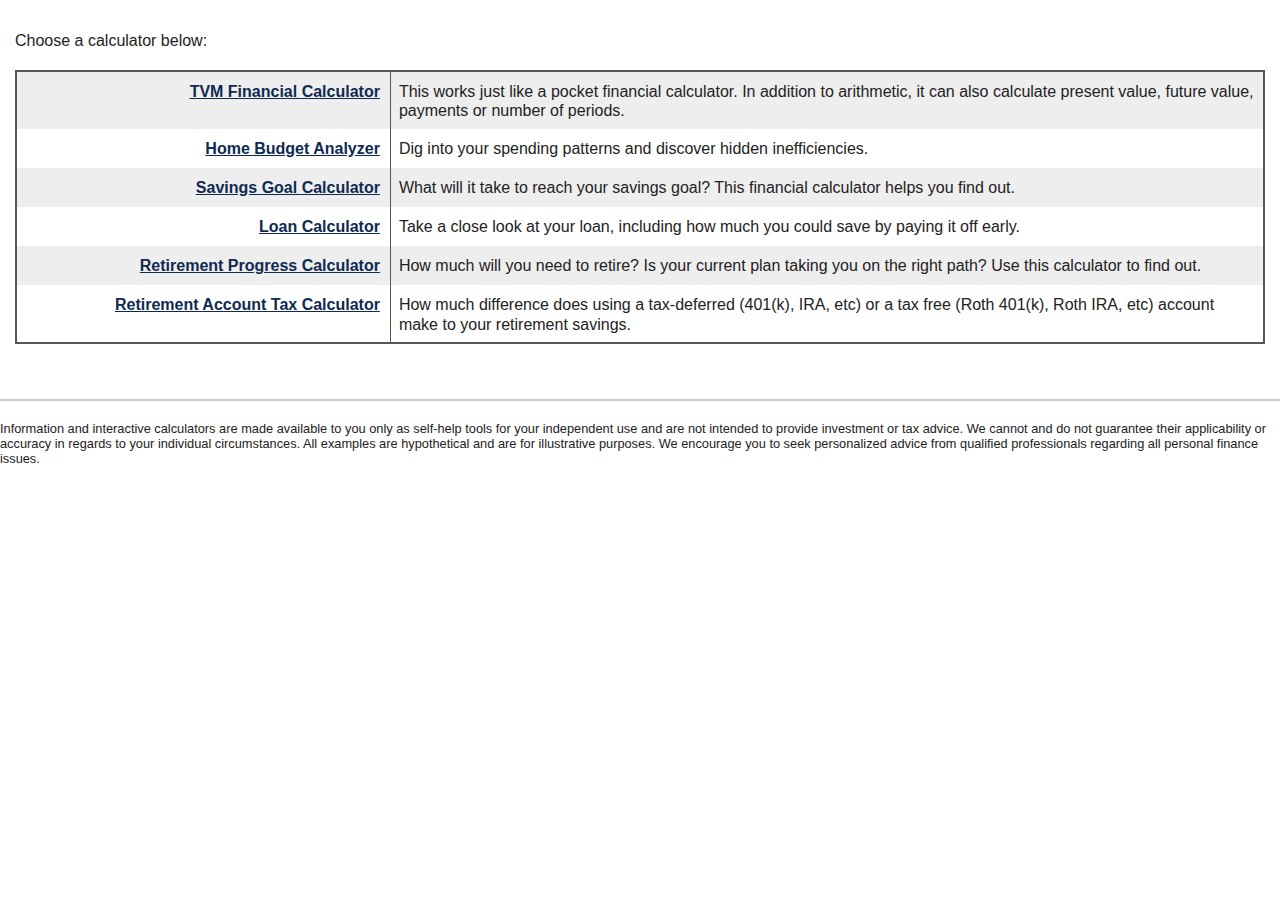
<file: index.html>
<!doctype html>
<html lang='en'>
<head>
<title>Financial Calculators</title>
<link rel='canonical' href='https://www.dinkytown.net/' />
<meta http-equiv="X-UA-Compatible" content="IE=Edge">
<meta http-equiv="Content-Type" content="text/html; charset=utf-8">
<link rel="shortcut icon" href="favicon.ico">
<meta name="viewport" content="height=device-height,width=device-width,initial-scale=1">
<!--
  Financial Calculators, &copy;1998-2024 KJE Computer Solutions, Inc.
  For more information please see:
  <A HREF="https://www.dinkytown.net">https://www.dinkytown.net</A>
 -->


<link type='text/css' rel='StyleSheet' href='KJE.css'>
<link type='text/css' rel='StyleSheet' href='KJESiteSpecific.css'>
<!--
  added by chatcpt to reduce empty space
  
  <style>
  html, body { margin:0; padding:0; }
</style>
 -->

<style>
  /* Slightly larger intro paragraph */
  .intro-text {
    font-size: 1.1em;       /* ~10% larger */
    line-height: 1.5;
  }
</style>
  
</head>
<body class=KJEBody>
<a href='#KJEMainContent' class='KJEAccessibleSkip'>[Skip to Content]</a>
<div class=KJEWrapper>
<div class=KJEWidthConstraint>
 
<!-- \Main Area\ -->
<p class="intro-text">
Choose a calculator below:
</p>
  <div class=KJEReportTableDiv><table class='KJEReportTable KJEIndexTable'> 
    <tr class='KJEEvenRow'> <th class='KJELabel KJECellBorder KJECell30' scope=row> <a href='FinCalc3.html' class='KJELabel' target='_blank' rel='noopener noreferrer'>TVM Financial Calculator</a>   </th>
  <td class='KJECell KJELeftPad'>This works just like a pocket financial calculator. In addition to arithmetic, it can also calculate present value, future value, payments or number of periods.</td>
</tr>
<tr class='KJEOddRow'> <th class='KJELabel KJECellBorder KJECell30' scope=row> <a href='HomeBudget.html' class='KJELabel' target='_blank' rel='noopener noreferrer'>Home Budget Analyzer</a>  </th>
  <td class='KJECell KJELeftPad'>Dig into your spending patterns and discover hidden inefficiencies.</td>
</tr>

<tr class='KJEEvenRow'> <th class='KJELabel KJECellBorder KJECell30' scope=row> <a href='Savings.html' class='KJELabel' target='_blank' rel='noopener noreferrer'>Savings Goal Calculator</a> </th>
  <td class='KJECell KJELeftPad'>What will it take to reach your savings goal? This financial calculator helps you find out.</td>
</tr>

<tr class='KJEOddRow'> <th class='KJELabel KJECellBorder KJECell30' scope=row> <a href='LoanPayoff.html' class='KJELabel' target='_blank' rel='noopener noreferrer'>Loan Calculator</a> </th>
  <td class='KJECell KJELeftPad'>Take a close look at your loan, including how much you could save by paying it off early.</td>
</tr>
<tr class='KJEEvenRow'><th class='KJELabel KJECellBorder KJECell30' scope=row> <a href='RetireShort.html' class='KJELabel' target='_blank' rel='noopener noreferrer'>Retirement Progress Calculator</a> </th>
  <td class='KJECell KJELeftPad'>How much will you need to retire? Is your current plan taking you on the right path? Use this calculator to find out.</td>
</tr>

<tr class='KJEOddRow'> <th class='KJELabel KJECellBorder KJECell30' scope=row><a href='InvestCompare.html' class='KJELabel' target='_blank' rel='noopener noreferrer'>Retirement Account Tax Calculator</a></th>
  <td class='KJECell KJELeftPad'>How much difference does using a tax-deferred (401(k), IRA, etc) or a tax free (Roth 401(k), Roth IRA, etc) account make to your retirement savings.</td>
</tr>
</table></div>
</div>
<hr class=KJEFooterLine>
<p class=KJEFooter>Information and interactive calculators are made available to you only as self-help tools for your independent use and are not intended to provide investment or tax advice. We cannot and do not guarantee their applicability or accuracy in regards to your individual circumstances. All examples are hypothetical and are for illustrative purposes. We encourage you to seek personalized advice from qualified professionals regarding all personal finance issues. </p></div>
</div>
</div>
  <!-- Auto-resize the Wix iframe: put this just before </body> -->
<script>
(function () {
  function pageHeight() {
    // pick the largest relevant height
    var b = document.body, e = document.documentElement;
    return Math.max(
      b.scrollHeight, e.scrollHeight,
      b.offsetHeight, e.offsetHeight,
      b.clientHeight, e.clientHeight
    );
  }

  function post() {
    window.parent.postMessage({ height: pageHeight() }, "*");
  }

  // fire on load, resize, font/image load, and DOM changes
  window.addEventListener("load", post);
  window.addEventListener("resize", post);
  document.addEventListener("readystatechange", post);
  if ("ResizeObserver" in window) {
    new ResizeObserver(post).observe(document.documentElement);
  }
  if ("MutationObserver" in window) {
    new MutationObserver(post).observe(document.body, { childList: true, subtree: true, attributes: true });
  }
  // periodic safety ping (handles late CSS/fonts)
  setTimeout(post, 150);
  setTimeout(post, 600);
})();
</script>

</body>
</html>
</file>
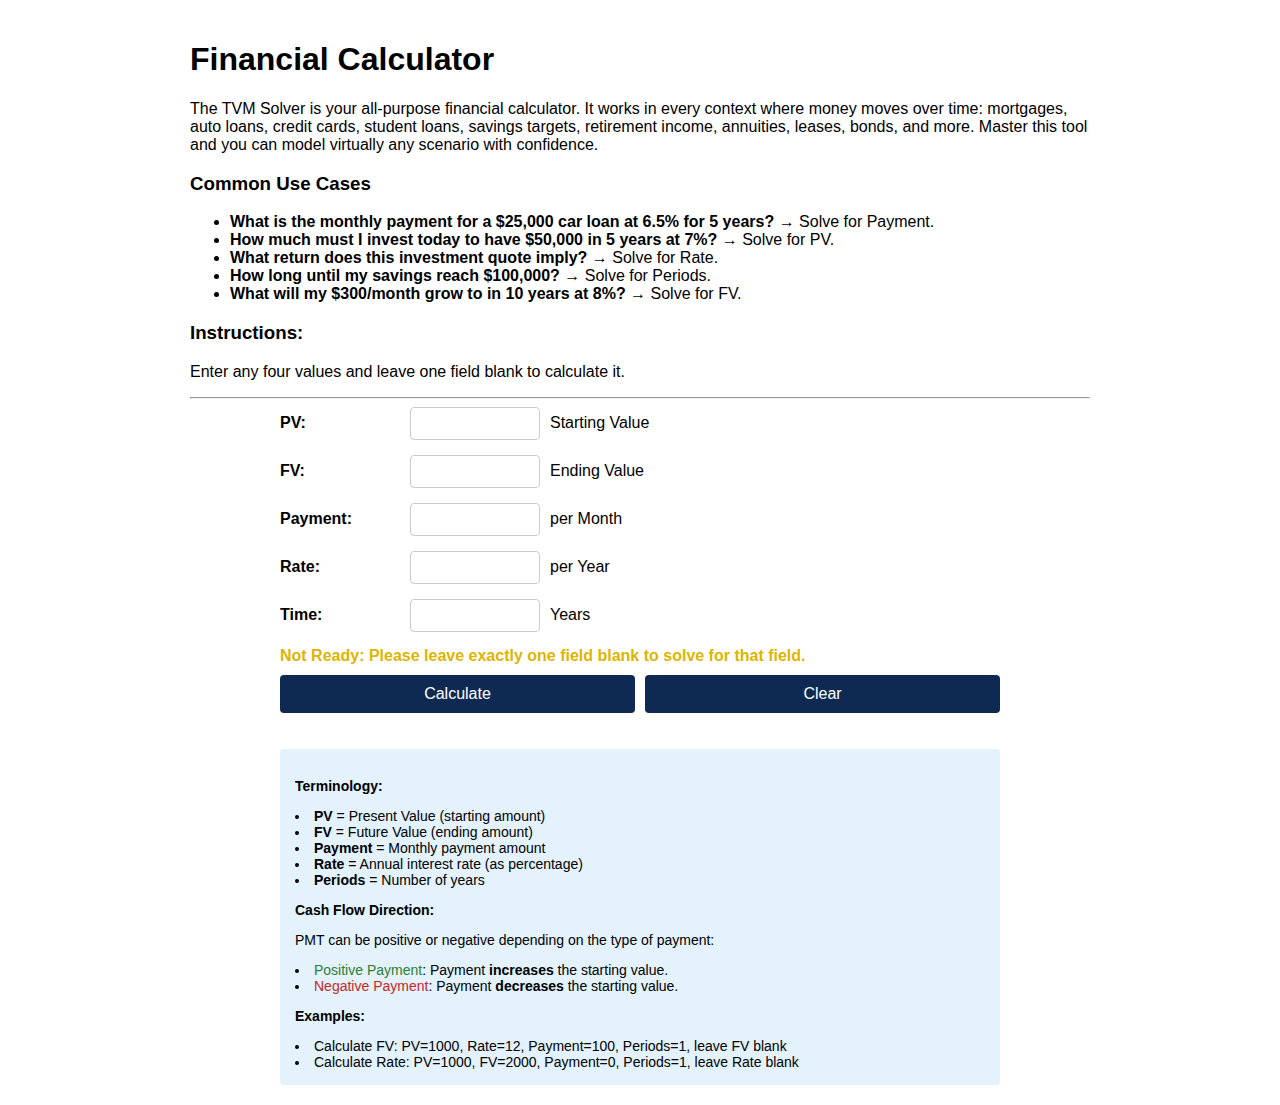
<file: FinCalc3.html>
<!DOCTYPE html>
<html lang="en">
<head>
<meta charset="UTF-8" />
<meta name="viewport" content="width=device-width, initial-scale=1.0" />
<title>Financial Calculator</title>
<style>
  body {
    font-family: Arial, sans-serif;
    max-width: 900px;
    margin: 0 auto;
    padding: 20px;
  }

/* Base styles */
.input-group {
  margin-bottom: 15px;
  display: flex;
  align-items: center;
}

.input-group input {
  width: 7rem;
}

/* Mobile overrides */
@media (max-width: 480px) {
  .input-group {
    align-items: flex-start;
  }

  .input-group input {
    width: 6rem;
  }

  .value-label {
    display: block;
  }
}


  label {
    display: inline-block;
    width: 120px;
    font-weight: bold;
  }

  input {
    padding: 8px;
    margin-left: 10px;
    border: 1px solid #ccc;
    border-radius: 4px;
    width: 150px;
  }

  .value-label {
    margin-left: 10px;
    font-weight: normal;
  }

  button {
    background-color: #0e2a52;
    color: white;
    padding: 10px 20px;
    border: none;
    border-radius: 4px;
    cursor: pointer;
    font-size: 16px;
    width: 100%;
  }

  button:hover {
    background-color: #fff;
    color: #0e2a52;
    border: 2px solid #0e2a52;
  }

  #result {
    margin-top: 20px;
    padding: 15px;
    border-radius: 4px;
    display: none;
  }

  .success {
    background-color: #e9f7ef;
    border: 1px solid #4caf50;
  }

  .error {
    background-color: #ffebee;
    border: 1px solid #f44336;
    color: #c62828;
  }

  .info {
    background-color: #e3f2fd;
    padding: 15px;
    border-radius: 4px;
    margin-top: 20px;
    font-size: 14px;
  }

  .cashflow {
    font-style: italic;
    font-size: 14px;
    margin-top: 5px;
  }

  .outflow {
    color: #c62828;
  }

  .inflow {
    color: #2e7d32;
  }

  .ready {
    background-color: #c8e6c9;
    border: 2px solid #4caf50;
    font-weight: bold;
  }

  .ready-label {
    color: #ff8f00;
    font-weight: bold;
  }

  /* no arrow keys in number fields */
  input::-webkit-outer-spin-button,
  input::-webkit-inner-spin-button {
    -webkit-appearance: none;
    margin: 0;
  }

  input[type="number"] {
    -moz-appearance: textfield;
  }

  /* Upper/lower layout containers */
  .upper {

  }

  .lower-outer {
    display: flex;
    justify-content: center;
  }

.lower-inner {
  width: 80%;
  overflow-y: auto;
}

@media (max-width: 480px) {
  .lower-inner {
    width: 95%;
  }
}


  #calculator,
  #result,
  .info {
    width: 100%;
    box-sizing: border-box;
    margin: 0 auto;
  }

  .info ul {
    margin: 0;
    padding-left: 0;
    list-style-position: inside;
  }
</style>
</head>
<body>
  <div class="upper">
    <h1>Financial Calculator</h1>

    <div>
      The TVM Solver is your all-purpose financial calculator. It works in every context where money moves over time:
      mortgages, auto loans, credit cards, student loans, savings targets, retirement income, annuities, leases, bonds,
      and more. Master this tool and you can model virtually any scenario with confidence.
      <br />
      <h3>Common Use Cases</h3>
      <ul>
        <li><strong>What is the monthly payment for a $25,000 car loan at 6.5% for 5 years?</strong> → Solve for Payment.</li>
        <li><strong>How much must I invest today to have $50,000 in 5 years at 7%?</strong> → Solve for PV.</li>
        <li><strong>What return does this investment quote imply?</strong> → Solve for Rate.</li>
        <li><strong>How long until my savings reach $100,000?</strong> → Solve for Periods.</li>
        <li><strong>What will my $300/month grow to in 10 years at 8%?</strong> → Solve for FV.</li>
      </ul>

      <h3>Instructions:</h3>
      <p>Enter any four values and leave one field blank to calculate it.</p>
    </div>
  </div>

  <hr />

  <div class="lower-outer">
    <div class="lower-inner">
      <form id="calculator">
        <div class="input-group">
          <label for="pv">PV:</label>
          <input type="number" id="pv" step="any" />
          <span class="value-label">Starting Value</span>
        </div>

        <div class="input-group">
          <label for="fv">FV:</label>
          <input type="number" id="fv" step="any" />
          <span class="value-label">Ending Value</span>
        </div>

        <div class="input-group">
          <label for="pmt">Payment:</label>
          <input type="number" id="pmt" step="any" />
          <span class="value-label">per Month</span>
        </div>

        <div class="input-group">
          <label for="rate">Rate:</label>
          <input type="number" id="rate" step="any" />
          <span class="value-label">per Year</span>
        </div>

        <div class="input-group">
          <label for="periods">Time:</label>
          <input type="number" id="periods" step="any" />
          <span class="value-label">Years</span>
        </div>

        <div id="ready-message" style="margin-top:10px; font-weight:bold; color:#2e7d32;"></div>

        <div style="display:flex; gap:10px; margin-top:10px;">
          <div style="flex:1;">
            <button type="button" onclick="calculate()">Calculate</button>
          </div>
          <div style="flex:1;">
            <button type="button" onclick="clearInputs()">Clear</button>
          </div>
        </div>
      </form>
	<br>
      <div id="result"></div>
	<br>
      <div class="info">
        <p><strong>Terminology:</strong></p>
        <ul>
          <li><strong>PV</strong> = Present Value (starting amount)</li>
          <li><strong>FV</strong> = Future Value (ending amount)</li>
          <li><strong>Payment</strong> = Monthly payment amount</li>
          <li><strong>Rate</strong> = Annual interest rate (as percentage)</li>
          <li><strong>Periods</strong> = Number of years</li>
        </ul>
        <p><strong>Cash Flow Direction:</strong></p>
        <p>PMT can be positive or negative depending on the type of payment:</p>
        <ul>
          <li><span class="inflow">Positive Payment</span>: Payment <b>increases</b> the starting value.</li>
          <li><span class="outflow">Negative Payment</span>: Payment <b>decreases</b> the starting value.</li>
        </ul>
        <p><strong>Examples:</strong></p>
        <ul>
          <li>Calculate FV: PV=1000, Rate=12, Payment=100, Periods=1, leave FV blank</li>
          <li>Calculate Rate: PV=1000, FV=2000, Payment=0, Periods=1, leave Rate blank</li>
        </ul>
      </div>
    </div>
  </div>

    <script>
        // Function to format numbers with commas
        function formatCurrency(amount) {
            // Convert to absolute value and format with commas
            const absAmount = Math.abs(amount);
            return absAmount.toLocaleString('en-US', {
                minimumFractionDigits: 2,
                maximumFractionDigits: 2
            });
        }
        
        // Function to check and highlight ready field
 function checkReadyField() {
    const pvInput = document.getElementById('pv').value;
    const fvInput = document.getElementById('fv').value;
    const pmtInput = document.getElementById('pmt').value;
    const rateInput = document.getElementById('rate').value;
    const periodsInput = document.getElementById('periods').value;

    const pv = pvInput === '' ? NaN : parseFloat(pvInput);
    const fv = fvInput === '' ? NaN : parseFloat(fvInput);
    const pmt = pmtInput === '' ? NaN : parseFloat(pmtInput);
    const rate = rateInput === '' ? NaN : parseFloat(rateInput);
    const periods = periodsInput === '' ? NaN : parseFloat(periodsInput);

    const values = [pv, fv, pmt, rate, periods];
    const providedCount = values.filter(val => !isNaN(val)).length;

    const messageDiv = document.getElementById('ready-message');
    

if (providedCount === 4) {
        // Show ready message
        if (isNaN(pv)) {
            messageDiv.textContent = 'Ready to calculate: Present Value (PV)';
            messageDiv.style.color = '#2e7d32'; // Green
        } else if (isNaN(fv)) {
            messageDiv.textContent = 'Ready to calculate: Future Value (FV)';
            messageDiv.style.color = '#2e7d32'; // Green
        } else if (isNaN(pmt)) {
            messageDiv.textContent = 'Ready to calculate: Payment (PMT)';
            messageDiv.style.color = '#2e7d32'; // Green
        } else if (isNaN(rate)) {
            messageDiv.textContent = 'Ready to calculate: Interest Rate';
            messageDiv.style.color = '#2e7d32'; // Green
        } else if (isNaN(periods)) {
            messageDiv.textContent = 'Ready to calculate: Periods';
            messageDiv.style.color = '#2e7d32'; // Green
        }
    } else {
        // Show "Not Ready" message
        messageDiv.textContent = 'Not Ready: Please leave exactly one field blank to solve for that field.';
        messageDiv.style.color = '#DDB500'; // Golden
        messageDiv.style.fontWeight = 'bold';
    }
}

        //Function to clear inputs
	function clearInputs() {
    ['pv','fv','pmt','rate','periods'].forEach(id => {
      const el = document.getElementById(id);
      if (el) el.value = '';
    });

    // hide and reset result box
    const resultDiv = document.getElementById('result');
    resultDiv.innerHTML = '';
    resultDiv.className = '';
    resultDiv.style.display = 'none';

    // refresh the helper message using your existing logic
    checkReadyField();
  }

        // Add event listeners to all inputs
        document.getElementById('pv').addEventListener('input', checkReadyField);
        document.getElementById('fv').addEventListener('input', checkReadyField);
        document.getElementById('pmt').addEventListener('input', checkReadyField);
        document.getElementById('rate').addEventListener('input', checkReadyField);
        document.getElementById('periods').addEventListener('input', checkReadyField);
        
        function calculate() {
            // Get input values
            const pvInput = document.getElementById('pv').value;
            const fvInput = document.getElementById('fv').value;
            const pmtInput = document.getElementById('pmt').value;
            const rateInput = document.getElementById('rate').value;
            const periodsInput = document.getElementById('periods').value;
            
            // Convert to numbers (empty strings become NaN)
            let pv = pvInput === '' ? NaN : parseFloat(pvInput);
            let fv = fvInput === '' ? NaN : parseFloat(fvInput);
            let pmt = pmtInput === '' ? NaN : parseFloat(pmtInput);
            const rate = rateInput === '' ? NaN : parseFloat(rateInput);
            const periods = periodsInput === '' ? NaN : parseFloat(periodsInput);
            
            // Count how many values are provided (not NaN)
            const values = [pv, fv, pmt, rate, periods];
            const providedCount = values.filter(val => !isNaN(val)).length;
            
            if (providedCount !== 4) {
                showResult('Please enter exactly four values (Note: typing “0” counts as a number, and is not blank).', 'error');
                return;
            }
            
            // Convert annual rate to monthly decimal
            const r = !isNaN(rate) ? rate / 100 / 12 : 0;
            // Convert years to months
            const n = !isNaN(periods) ? periods * 12 : 0;
            
            let result = '';
            
            try {
                if (isNaN(pv)) {
                    // Calculate PV
                    const pvValue = calculatePV(fv, pmt, r, n);
                    const formattedValue = formatCurrency(pvValue);
                   
                    result = `<p><strong>Present Value (PV):</strong> $${formattedValue}</p>`;
                } 
                else if (isNaN(fv)) {
                    // Calculate FV
                    const fvValue = calculateFV(pv, pmt, r, n);
                    const formattedValue = formatCurrency(fvValue);
                    
                    result = `<p><strong>Future Value (FV):</strong> $${formattedValue}</p>`;
                } 
                else if (isNaN(pmt)) {
                    // Calculate PMT
                    const pmtValue = calculatePMT(pv, fv, r, n);
                    const formattedValue = formatCurrency(pmtValue);
                    result = `<p><strong>Monthly Payment:</strong> $${formattedValue}</p>`;
                } 
                else if (isNaN(rate)) {
                    // Calculate Rate
                    const rateResult = calculateRate(pv, fv, pmt, n);
                    if (typeof rateResult === 'string') {
                        showResult(rateResult, 'error');
                        return;
                    }
                    // Convert monthly rate back to annual
                    const annualRate = rateResult * 12 * 100;
                    result = `<p><strong>Interest Rate:</strong> ${annualRate.toFixed(2)}% per year</p>`;
                } 
                else if (isNaN(periods)) {
                    // Calculate Periods
                    const periodResult = calculatePeriods(pv, fv, pmt, r);
                    if (typeof periodResult === 'string') {
                        showResult(periodResult, 'error');
                        return;
                    }
                    // Convert months back to years
                    const years = periodResult / 12;
                    result = `<p><strong>Years:</strong> ${years.toFixed(2)}</p>`;
                }
                
                showResult(result, 'success');
            } catch (e) {
                showResult('Calculation error: ' + e.message, 'error');
            }
            
            // Reset highlighting after calculation
            checkReadyField();
        }
        
        function calculatePV(fv, pmt, r, n) {
            // PV = FV/(1+r)^n - PMT * [1 - (1+r)^-n]/r
            if (Math.abs(r) < 1e-10) {
                // Handle case when r ≈ 0
                return fv - pmt * n;
            }
            const factor = Math.pow(1 + r, n);
            return fv / factor - pmt * (1 - 1/factor) / r;
        }
        
        function calculateFV(pv, pmt, r, n) {
            // FV = PV*(1+r)^n + PMT * [(1+r)^n - 1]/r
            if (Math.abs(r) < 1e-10) {
                // Handle case when r ≈ 0
                return pv + pmt * n;
            }
            const factor = Math.pow(1 + r, n);
            return pv * factor + pmt * (factor - 1) / r;
        }
        
        function calculatePMT(pv, fv, r, n) {
            // PMT = [FV - PV*(1+r)^n] / [((1+r)^n - 1)/r]
            if (Math.abs(r) < 1e-10) {
                // Handle case when r ≈ 0
                return (fv - pv) / n;
            }
            const factor = Math.pow(1 + r, n);
            return (fv - pv * factor) / ((factor - 1) / r);
        }
        
function calculateRate(pv, fv, pmt, n) {
  if (n <= 0) return "Invalid number of periods.";

  // Special case when PMT = 0 (your original behavior)
  if (pmt === 0) {
    if (pv === 0) return "Cannot calculate rate when PV is zero and Payment is zero.";
    if ((fv / pv) <= 0) return "Invalid values for rate calculation.";
    return Math.pow(Math.abs(fv / pv), 1 / n) - 1; // monthly rate
  }

  // FV for a given monthly rate r, computed safely
  function fvOf(r) {
    if (Math.abs(r) < 1e-10) {
      // near zero-rate limit
      return pv + pmt * n;
    }
    // compute (1+r)^n safely
    const factor = Math.pow(1 + r, n);
    if (!isFinite(factor)) return Number.POSITIVE_INFINITY;
    return pv * factor + pmt * (factor - 1) / r;
  }

  // Bracket realistically: [-99%/mo, +100%/mo] to avoid overflow
  let low = -0.99, high = 1.0;
  let fLow = fvOf(low) - fv;
  let fHigh = fvOf(high) - fv;

  // If we failed to bracket, inputs are inconsistent for a single-rate solution
  if (fLow * fHigh > 0) return "Rate out of range for given inputs.";

  // Bisection on monotonic FV(r)
  const maxIterations = 200;
  const valueTol = 1e-6;     // FV tolerance
  for (let i = 0; i < maxIterations; i++) {
    const mid = (low + high) / 2;
    const fMid = fvOf(mid) - fv;

    if (Math.abs(fMid) < valueTol) return mid; // monthly rate

    // keep the root bracketed
    if (fLow * fMid <= 0) {
      high = mid; fHigh = fMid;
    } else {
      low = mid;  fLow  = fMid;
    }
  }
  // Return best estimate if tolerance not hit
  return (low + high) / 2;
}

        
        function calculatePeriods(pv, fv, pmt, r) {
            // Special case for simple interest when pmt=0
            if (pmt === 0) {
                if (pv === 0) return "Cannot calculate periods when PV is zero and Payment is zero.";
                if ((fv/pv) <= 0 || (1 + r) <= 0) return "Invalid values for period calculation.";
                return Math.log(Math.abs(fv / pv)) / Math.log(1 + r);
            }
            
            // Newton-Raphson method for periods calculation
            let nGuess = 144; // Start with 144 months for 12 years
            const tolerance = 1e-9;
            const maxIterations = 10000;
            
            for (let i = 0; i < maxIterations; i++) {
                const f = calculateFV(pv, pmt, r, nGuess) - fv;
                
                if (Math.abs(f) < tolerance) {
                    return nGuess;
                }
                
                // Numerical derivative
                const dn = Math.max(1e-6, nGuess * 1e-6);
                const f2 = calculateFV(pv, pmt, r, nGuess + dn) - fv;
                const df = (f2 - f) / dn;
                
                if (Math.abs(df) < tolerance) {
                    return "Cannot calculate periods. Try different values.";
                }
                
                const newNGuess = nGuess - f / df;
                
                // Prevent negative periods
                if (newNGuess < 0.1) nGuess = 0.1;
                else if (newNGuess > 10000) return "Period calculation resulted in extremely large value.";
                else nGuess = newNGuess;
            }
            
            return "Period calculation did not converge. Try different values.";
        }
        
        function showResult(message, type) {
            const resultDiv = document.getElementById('result');
            resultDiv.innerHTML = message;
            resultDiv.className = type;
            resultDiv.style.display = 'block';
        }
        
        // Initialize on page load
        window.addEventListener('load', checkReadyField);
    </script>
</body>
</html>
</file>
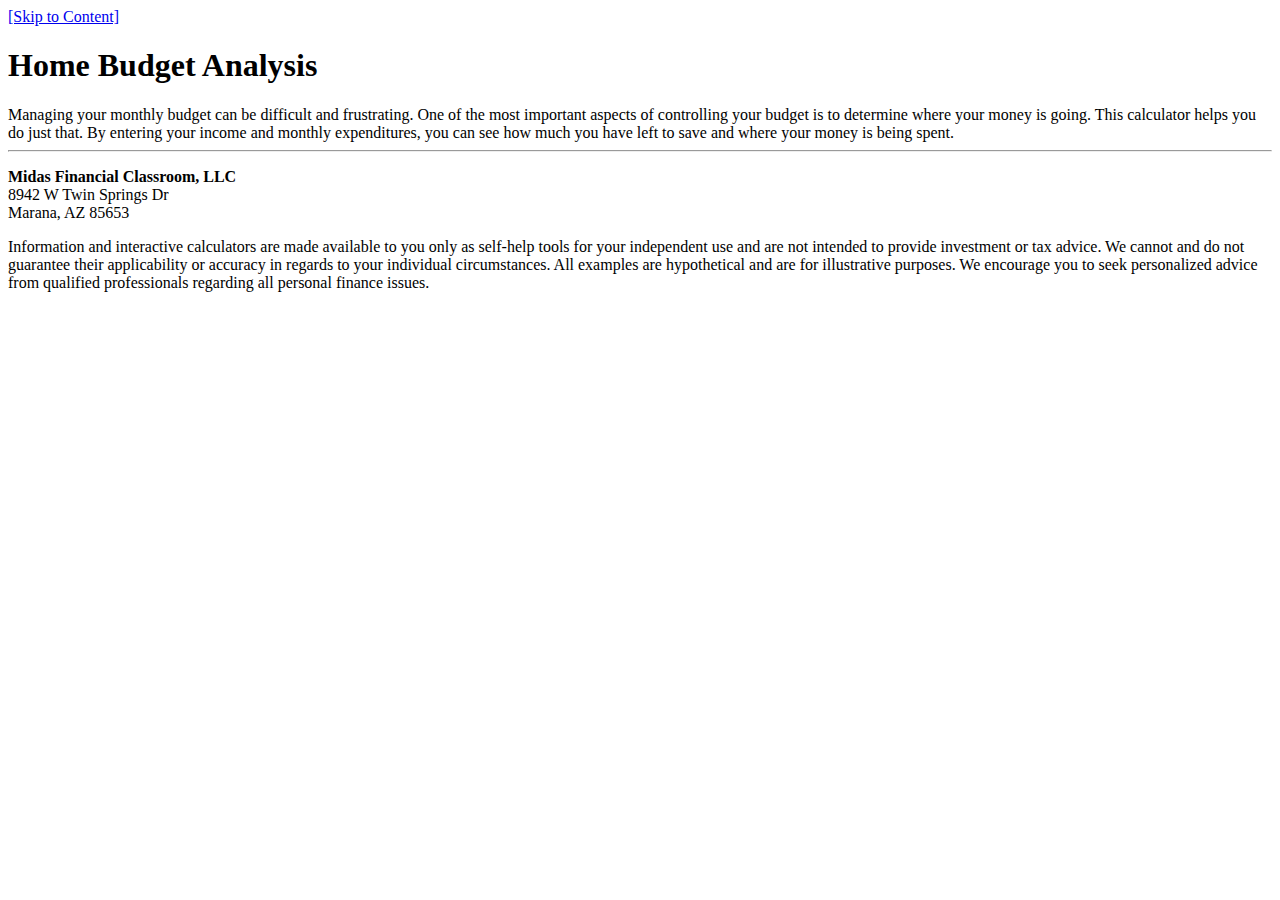
<file: HomeBudget.html>
<!doctype html>
<html lang='en'>
<head>
<title>Home Budget Analysis</title>
<link rel='canonical' href='https://www.dinkytown.net/java/home-budget-analysis.html' />
<meta http-equiv="X-UA-Compatible" content="IE=Edge">
<meta http-equiv="Content-Type" content="text/html; charset=UTF-8">
<link rel="shortcut icon" href="favicon.ico">
<meta name="viewport" content="height=device-height,width=device-width,initial-scale=1">
<!--
  Financial Calculators, &copy;1998-2024 KJE Computer Solutions, Inc.
  For more information please see:
  <A HREF="https://www.dinkytown.net">https://www.dinkytown.net</A>
 -->


<link type='text/css' rel='StyleSheet' href='https://www.dinkytown.net/v3/978917/KJE.css'>
<link type='text/css' rel='StyleSheet' href='https://www.dinkytown.net/v3/978917/KJESiteSpecific.css'>

</head>
<body class=KJEBody>
<a href='#KJEMainContent' class='KJEAccessibleSkip'>[Skip to Content]</a>
<div class=KJEWrapper>
<div class=KJEWidthConstraint>
 
<!-- \Main Area\ -->
<h1 id='KJETitleH1' class='KJEFontTitle'>Home Budget Analysis</h1>
<a id='KJEMainContent' title='page content'></a>

<div id='KJECalculatorDescID'>Managing your monthly budget can be difficult and frustrating. One of the most important aspects of controlling your budget is to determine where your money is going. This calculator helps you do just that. By entering your income and monthly expenditures, you can see how much you have left to save and where your money is being spent.</div>
<!--CALC_TOP-->
<noscript><div class=KJECenterText><div id=KJENoJavaScript class=KJENoJavaScript>Javascript is required for this calculator.  If you are using Internet Explorer, you may need to select to 'Allow Blocked Content' to view this calculator.
<p>For more information about these financial calculators please visit: <A href="https://www.dinkytown.net">Financial Calculators from KJE Computer Solutions, Inc.</a></p></div></div></noscript>
<div id="KJEAllContent"></div>
<!--
  Financial Calculators, &copy;1998-2024 KJE Computer Solutions, Inc.
  For more information please see:
  <A HREF="https://www.dinkytown.net">https://www.dinkytown.net</A>
 -->

<script type="text/javascript" SRC="https://www.dinkytown.net/v3/978917/KJE.js"></script>
<script type="text/javascript" SRC="https://www.dinkytown.net/v3/978917/KJESiteSpecific.js"></script>
<script type="text/javascript" SRC="https://www.dinkytown.net/v3/978917/HomeBudget.js"></script>

<script type="text/javascript" SRC="https://www.dinkytown.net/v3/978917/HomeBudgetParams.js"></script>




<hr class=KJEFooterLine>
<div class=KJECenterText><p><span class='KJEBold'><strong>Midas Financial Classroom, LLC</strong></span><br>8942 W Twin Springs Dr<br>Marana, AZ 85653</p><p class=KJEFooter>Information and interactive calculators are made available to you only as self-help tools for your independent use and are not intended to provide investment or tax advice. We cannot and do not guarantee their applicability or accuracy in regards to your individual circumstances. All examples are hypothetical and are for illustrative purposes. We encourage you to seek personalized advice from qualified professionals regarding all personal finance issues. </p></div>
</div>
</div>
</body>
</html>
</file>
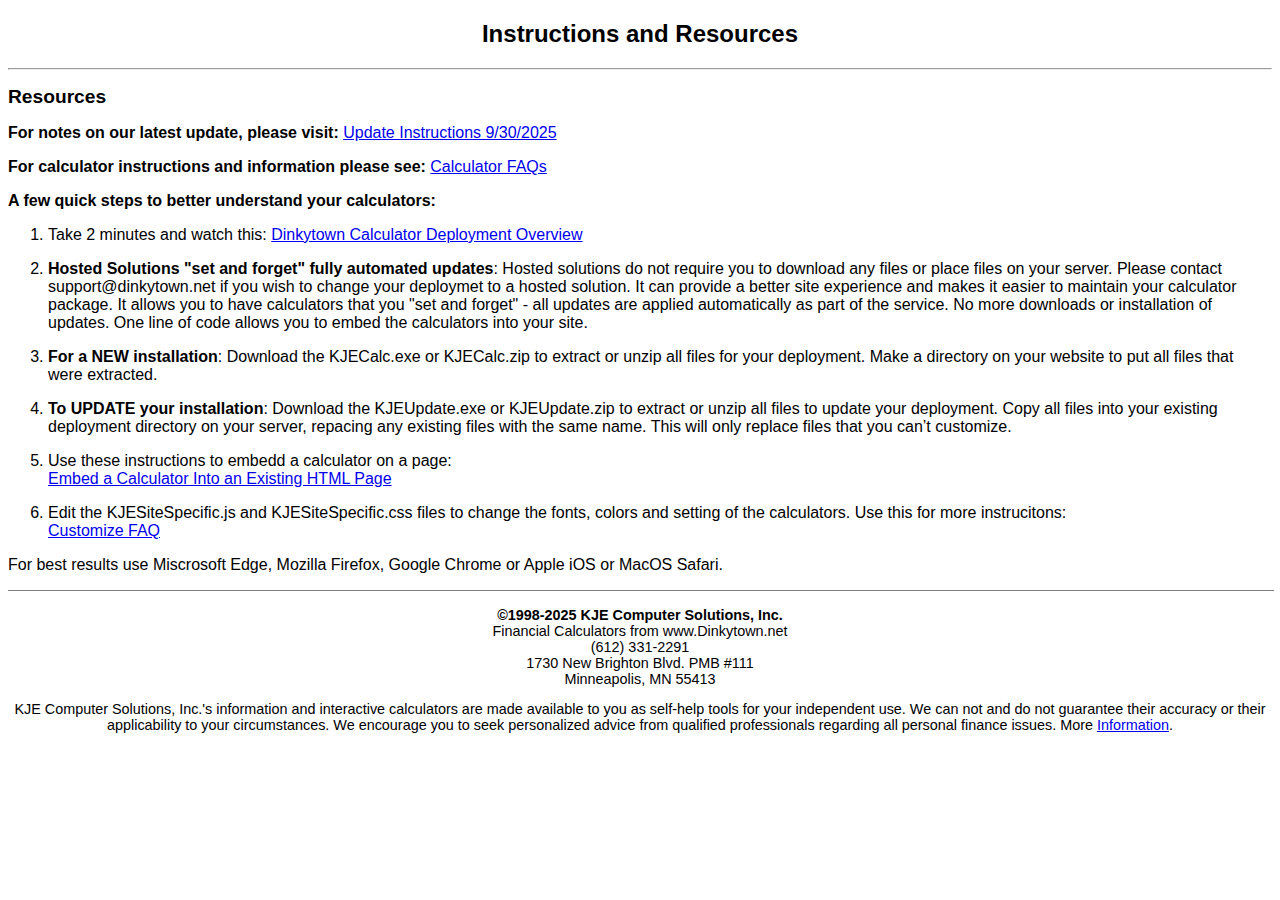
<file: instructions.html>
<!doctype html>
<html lang='en'>
<head>
   <meta http_equiv="Content-Type" content="text/html; charset=iso-8859-1">
   <title>KJE Computer Solutions, Inc. Instructions</title>
<style type="text/css">

<!--
body, table, td, th, td, dd, dl, ul, ol, p {
font-family: helvetica, arial, sans-serif;
font-size: 100%;
}

h1 {
font-family: helvetica, arial, sans-serif;
font-size: 1.2em;
font-weight: bold;
}

.footer {
font-family: helvetica, arial, sans-serif;
font-size: 0.9em;
}
-->
</style>
</head>
<body>

<center><h2>Instructions and Resources</h2></center>
<hr><p><h1>Resources&nbsp;</h1>

<P><b>For notes on our latest update, please visit: </B><a href="https://www.dinkytown.net/money/update09302025.html">Update Instructions 9/30/2025</a>

<p><b>For calculator instructions and information please see: </b><a href="https://www.dinkytown.net/money/V3FAQ.html">Calculator FAQs</a>


<p><b>A few quick steps to better understand your calculators:</b>
 
<ol>
<li>Take 2 minutes and watch this: </b><a href="https://www.dinkytown.net/money/V3deployment.html#aa">Dinkytown Calculator Deployment Overview</a>

<p><li><strong>Hosted Solutions "set and forget" fully automated updates</strong>:  Hosted solutions do not require you to download any files or place files on your server.  Please contact support@dinkytown.net if you wish to change your deploymet to a hosted solution. It can provide a better site experience and makes it easier to maintain your calculator package. It allows you to have calculators that you "set and forget" - all updates are applied automatically as part of the service.  No more downloads or installation of updates.  One line of code allows you to embed the calculators into your site.

<p><li><strong>For a NEW installation</strong>:  Download the KJECalc.exe or KJECalc.zip to extract or unzip all files for your deployment.  Make a directory on your website to put all files that were extracted.

<p><li><strong>To UPDATE your installation</strong>: Download the KJEUpdate.exe or KJEUpdate.zip to extract or unzip all files to update your deployment.  Copy all files into your existing deployment directory on your server, repacing any existing files with the same name.  This will only replace files that you can�t customize.

<p><li>Use these instructions to embedd a calculator on a page:
<br><a href="https://www.dinkytown.net/money/V3deployment.html#f">Embed a Calculator Into an Existing HTML Page</a>

<p><li>Edit the KJESiteSpecific.js and KJESiteSpecific.css files to change the fonts, colors and setting of the calculators.  Use this for more instrucitons:
<br><a href="https://www.dinkytown.net/money/V3customize.html">Customize FAQ</a>
</ol>


<p>For best results use Miscrosoft Edge, Mozilla Firefox, Google Chrome or Apple iOS or MacOS Safari. 
<p><hr size=1 noshade width="100%">
<p><center><div class=footer><b> �1998-2025 KJE Computer Solutions, Inc.</b><br>
Financial Calculators from www.Dinkytown.net<br>
(612) 331-2291 <BR>1730 New Brighton Blvd. PMB #111<br>
Minneapolis, MN 55413</div>
<p class=footer>KJE Computer Solutions, Inc.'s information and interactive calculators are made available to you as self-help tools for your independent use. We can not and do not guarantee their accuracy or their applicability to your circumstances. We encourage you to seek personalized advice from qualified professionals regarding all personal finance issues. More <A HREF="http://www.dinkytown.net/money/information.html">Information</a>.</p>
</center>
<br><br>
</body>
</html>
</file>
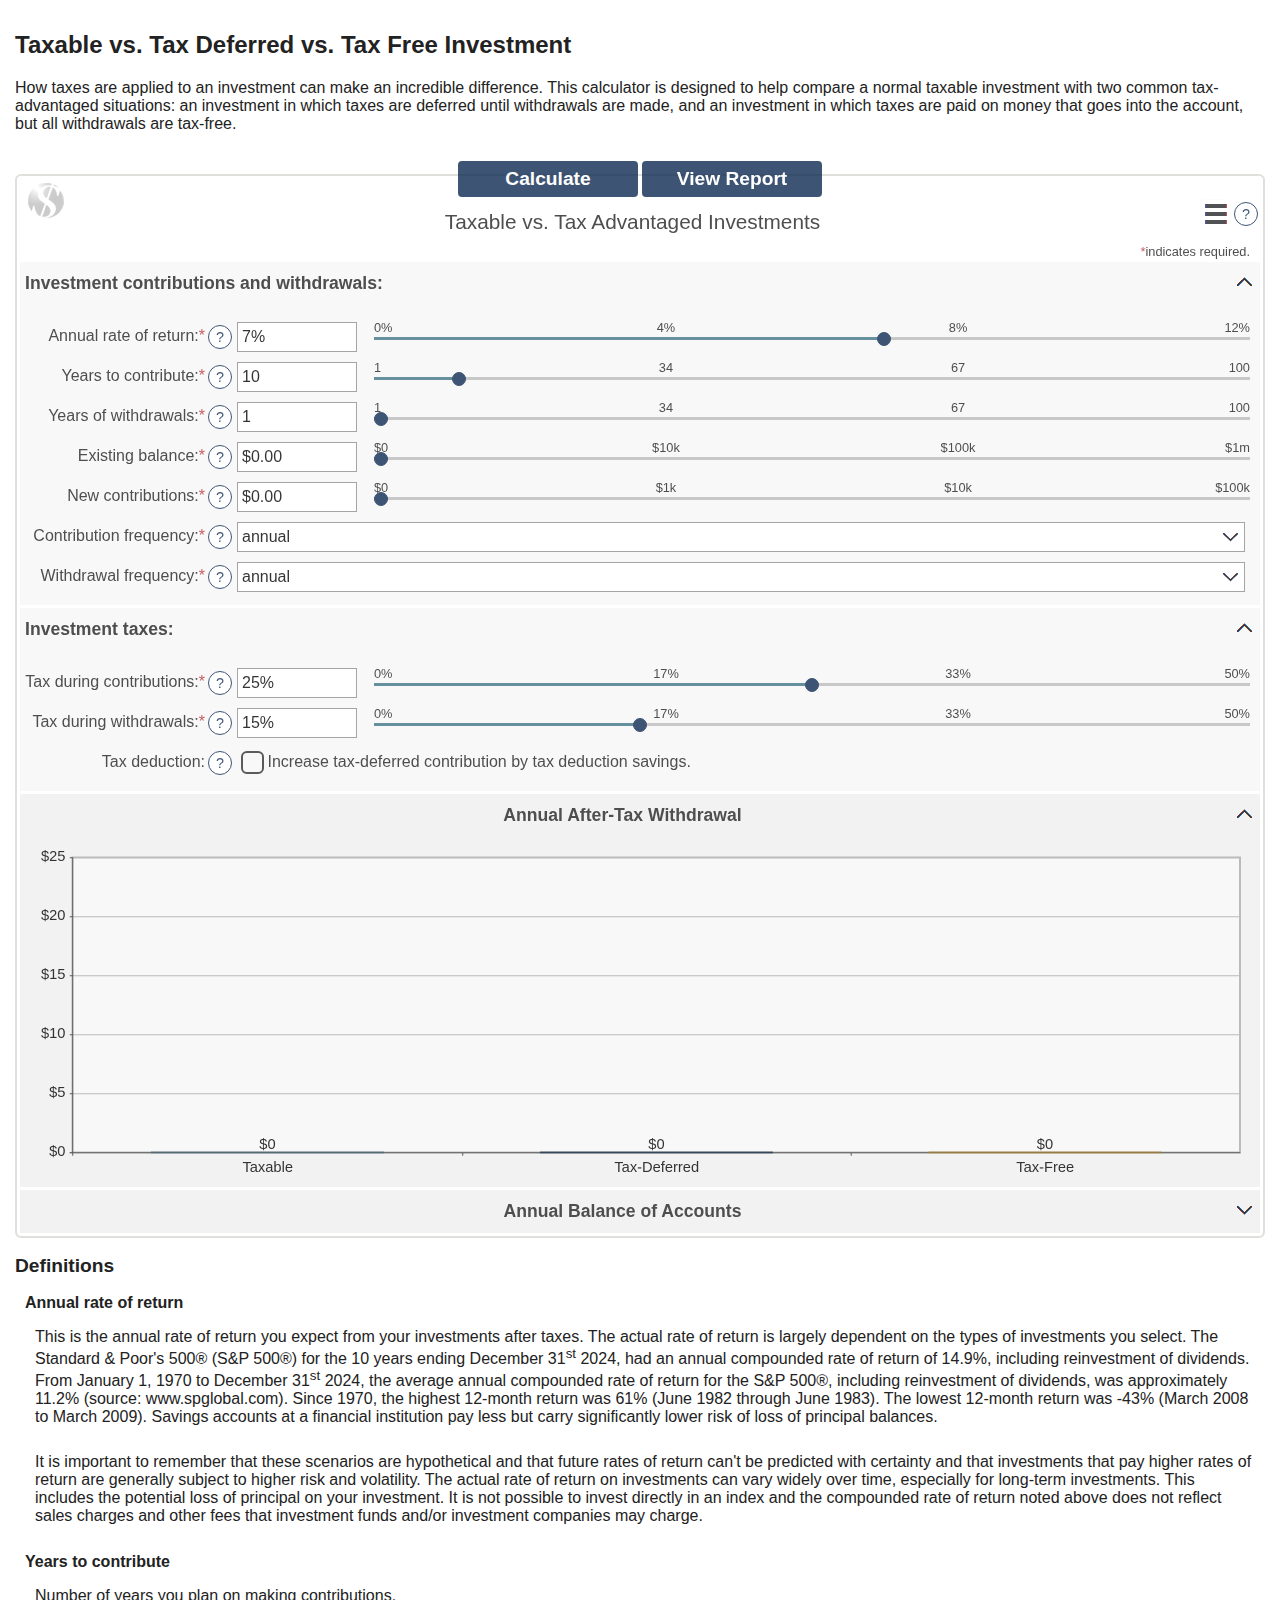
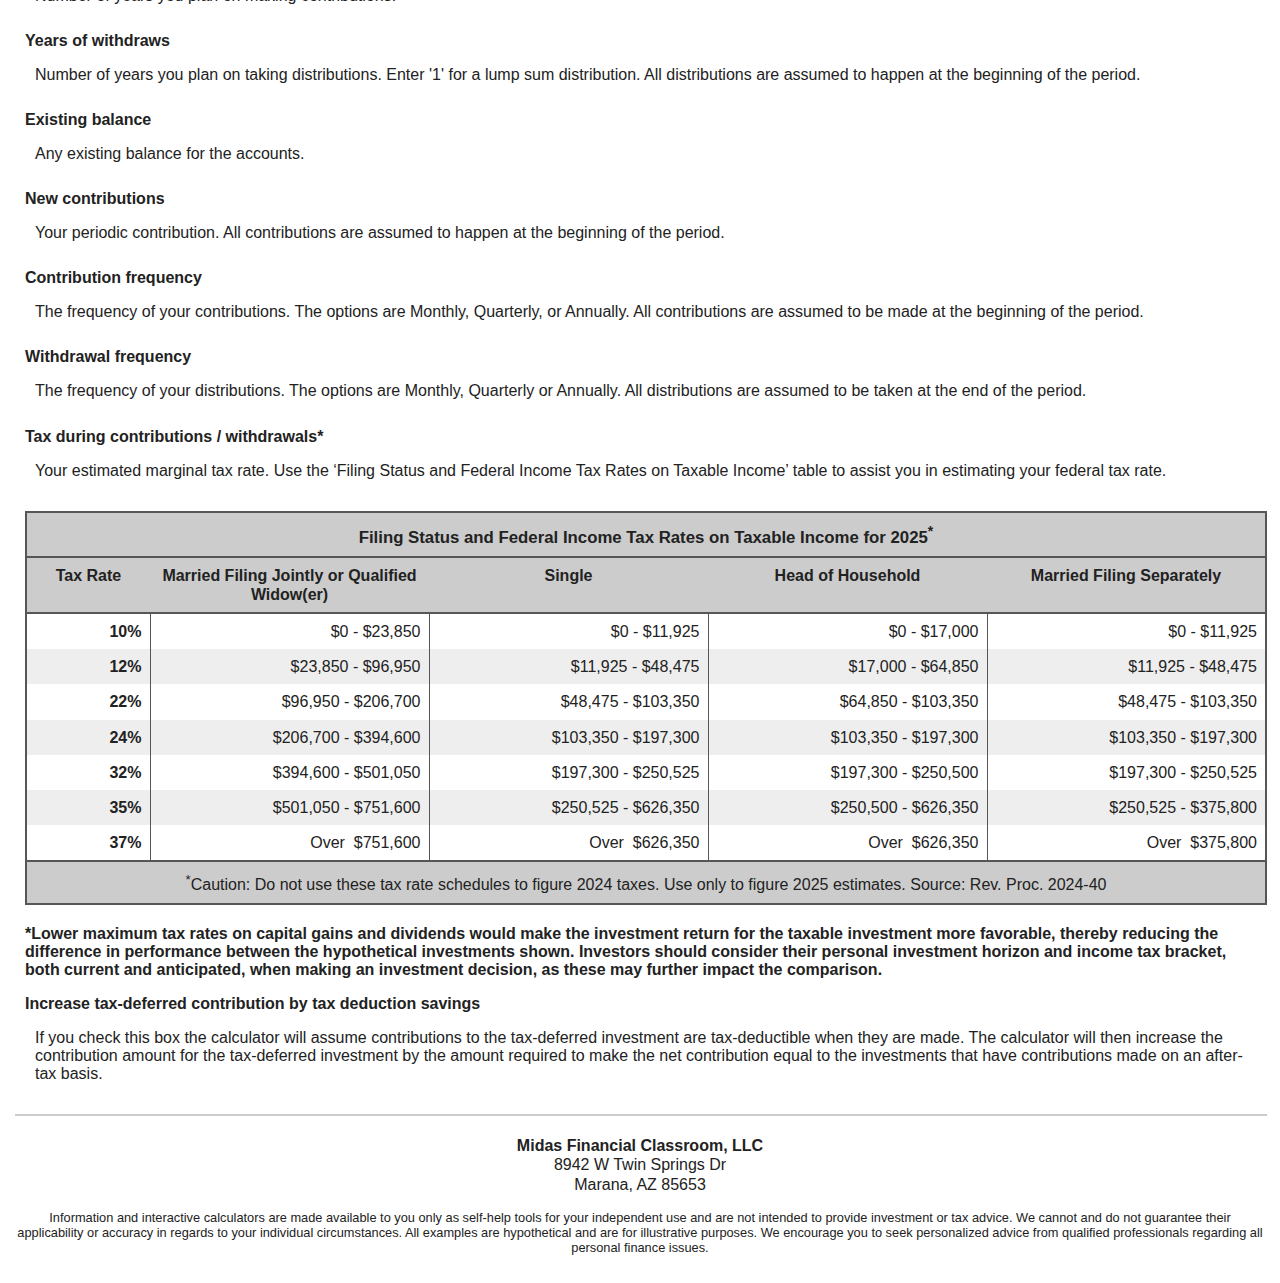
<file: InvestCompare.html>
<!doctype html>
<html lang='en'>
<head>
<title>Taxable vs. Tax Deferred vs. Tax Free Investment</title>
<link rel='canonical' href='https://www.dinkytown.net/java/taxable-vs-tax-deferred-vs-tax-free-investment.html' />
<meta http-equiv="X-UA-Compatible" content="IE=Edge">
<meta http-equiv="Content-Type" content="text/html; charset=UTF-8">
<link rel="shortcut icon" href="favicon.ico">
<meta name="viewport" content="height=device-height,width=device-width,initial-scale=1">
<!--
  Financial Calculators, &copy;1998-2024 KJE Computer Solutions, Inc.
  For more information please see:
  <A HREF="https://www.dinkytown.net">https://www.dinkytown.net</A>
 -->


<link type='text/css' rel='StyleSheet' href='KJE.css'>
<link type='text/css' rel='StyleSheet' href='KJESiteSpecific.css'>

</head>
<body class=KJEBody>
<a href='#KJEMainContent' class='KJEAccessibleSkip'>[Skip to Content]</a>
<div class=KJEWrapper>
<div class=KJEWidthConstraint>
 
<!-- \Main Area\ -->
<h1 id='KJETitleH1' class='KJEFontTitle'>Taxable vs. Tax Deferred vs. Tax Free Investment</h1>
<a id='KJEMainContent' title='page content'></a>

<div id='KJECalculatorDescID'>How taxes are applied to an investment can make an incredible difference. This calculator is designed to help compare a normal taxable investment with two common tax-advantaged situations: an investment in which taxes are deferred until withdrawals are made, and an investment in which taxes are paid on money that goes into the account, but all withdrawals are tax-free.</div>
<!--CALC_TOP-->
<noscript><div class=KJECenterText><div id=KJENoJavaScript class=KJENoJavaScript>Javascript is required for this calculator.  If you are using Internet Explorer, you may need to select to 'Allow Blocked Content' to view this calculator.
<p>For more information about these financial calculators please visit: <A href="https://www.dinkytown.net">Financial Calculators from KJE Computer Solutions, Inc.</a></p></div></div></noscript>
<div id="KJEAllContent"></div>
<!--
  Financial Calculators, &copy;1998-2024 KJE Computer Solutions, Inc.
  For more information please see:
  <A HREF="https://www.dinkytown.net">https://www.dinkytown.net</A>
 -->

<script type="text/javascript" SRC="KJE.js"></script>
<script type="text/javascript" SRC="KJESiteSpecific.js"></script>
<script type="text/javascript" SRC="InvestCompare.js"></script>

<script type="text/javascript" SRC="InvestCompareParams.js"></script>




<hr class=KJEFooterLine>
<div class=KJECenterText><p><span class='KJEBold'><strong>Midas Financial Classroom, LLC</strong></span><br>8942 W Twin Springs Dr<br>Marana, AZ 85653</p><p class=KJEFooter>Information and interactive calculators are made available to you only as self-help tools for your independent use and are not intended to provide investment or tax advice. We cannot and do not guarantee their applicability or accuracy in regards to your individual circumstances. All examples are hypothetical and are for illustrative purposes. We encourage you to seek personalized advice from qualified professionals regarding all personal finance issues. </p></div>
</div>
</div>
</body>
</html>
</file>
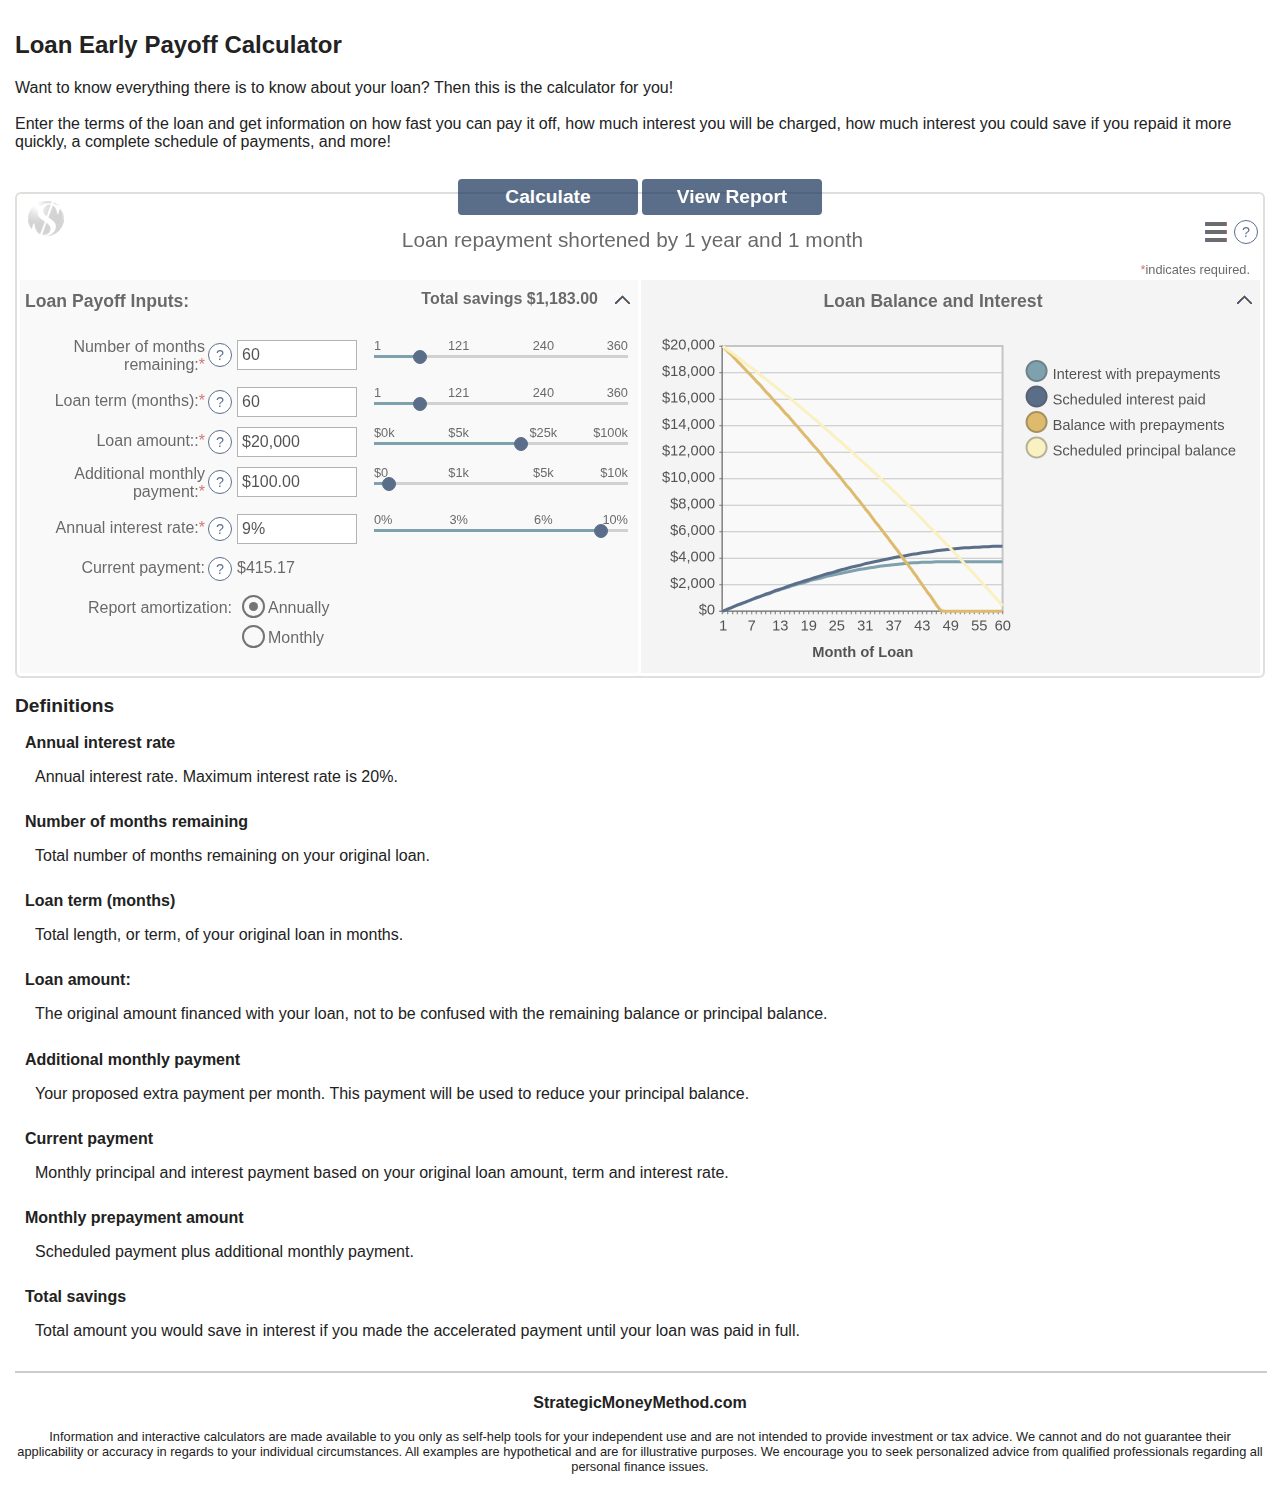
<file: LoanPayoff.html>
<!doctype html>
<html lang='en'>
<head>
<title>Loan Early Payoff Calculator</title>
<link rel='canonical' href='https://www.dinkytown.net/java/loan-early-payoff-calculator.html' />
<meta http-equiv="X-UA-Compatible" content="IE=Edge">
<meta http-equiv="Content-Type" content="text/html; charset=UTF-8">
<link rel="shortcut icon" href="favicon.ico">
<meta name="viewport" content="height=device-height,width=device-width,initial-scale=1">
<!--
  Financial Calculators, &copy;1998-2024 KJE Computer Solutions, Inc.
  For more information please see:
  <A HREF="https://www.dinkytown.net">https://www.dinkytown.net</A>
 -->


<link type='text/css' rel='StyleSheet' href='KJE.css'>
<link type='text/css' rel='StyleSheet' href='KJESiteSpecific.css'>

</head>
<body class=KJEBody>
<a href='#KJEMainContent' class='KJEAccessibleSkip'>[Skip to Content]</a>
<div class=KJEWrapper>
<div class=KJEWidthConstraint>
 
<!-- \Main Area\ -->
<h1 id='KJETitleH1' class='KJEFontTitle'>Loan Early Payoff Calculator</h1>
<a id='KJEMainContent' title='page content'></a>

<div id='KJECalculatorDescID'>
Want to know everything there is to know about your loan? Then this is the calculator for you! 
  <br>
  <br>
  Enter the terms of the loan and get information on how fast you can pay it off, how much interest you will be charged, how much interest you could save if you repaid it more quickly, a complete schedule of payments, and more!
</div>
<!--CALC_TOP-->
<noscript><div class=KJECenterText><div id=KJENoJavaScript class=KJENoJavaScript>Javascript is required for this calculator.  If you are using Internet Explorer, you may need to select to 'Allow Blocked Content' to view this calculator.

<p>For more information about these financial calculators please visit: <A href="https://www.dinkytown.net">Financial Calculators from KJE Computer Solutions, Inc.</a></p></div></div></noscript>
<div id="KJEAllContent"></div>
<!--
  Financial Calculators, &copy;1998-2024 KJE Computer Solutions, Inc.
  For more information please see:
  <A HREF="https://www.dinkytown.net">https://www.dinkytown.net</A>
 -->

<script type="text/javascript" SRC="KJE.js"></script>
<script type="text/javascript" SRC="KJESiteSpecific.js"></script>
<script type="text/javascript" SRC="LoanPayoff.js"></script>

<script type="text/javascript" SRC="LoanPayoffParams.js"></script>




<hr class=KJEFooterLine>
<div class=KJECenterText><p><span class='KJEBold'><strong>StrategicMoneyMethod.com</strong></span></p><p class=KJEFooter>Information and interactive calculators are made available to you only as self-help tools for your independent use and are not intended to provide investment or tax advice. We cannot and do not guarantee their applicability or accuracy in regards to your individual circumstances. All examples are hypothetical and are for illustrative purposes. We encourage you to seek personalized advice from qualified professionals regarding all personal finance issues. </p></div>
</div>
</div>
</body>
</html>
</file>
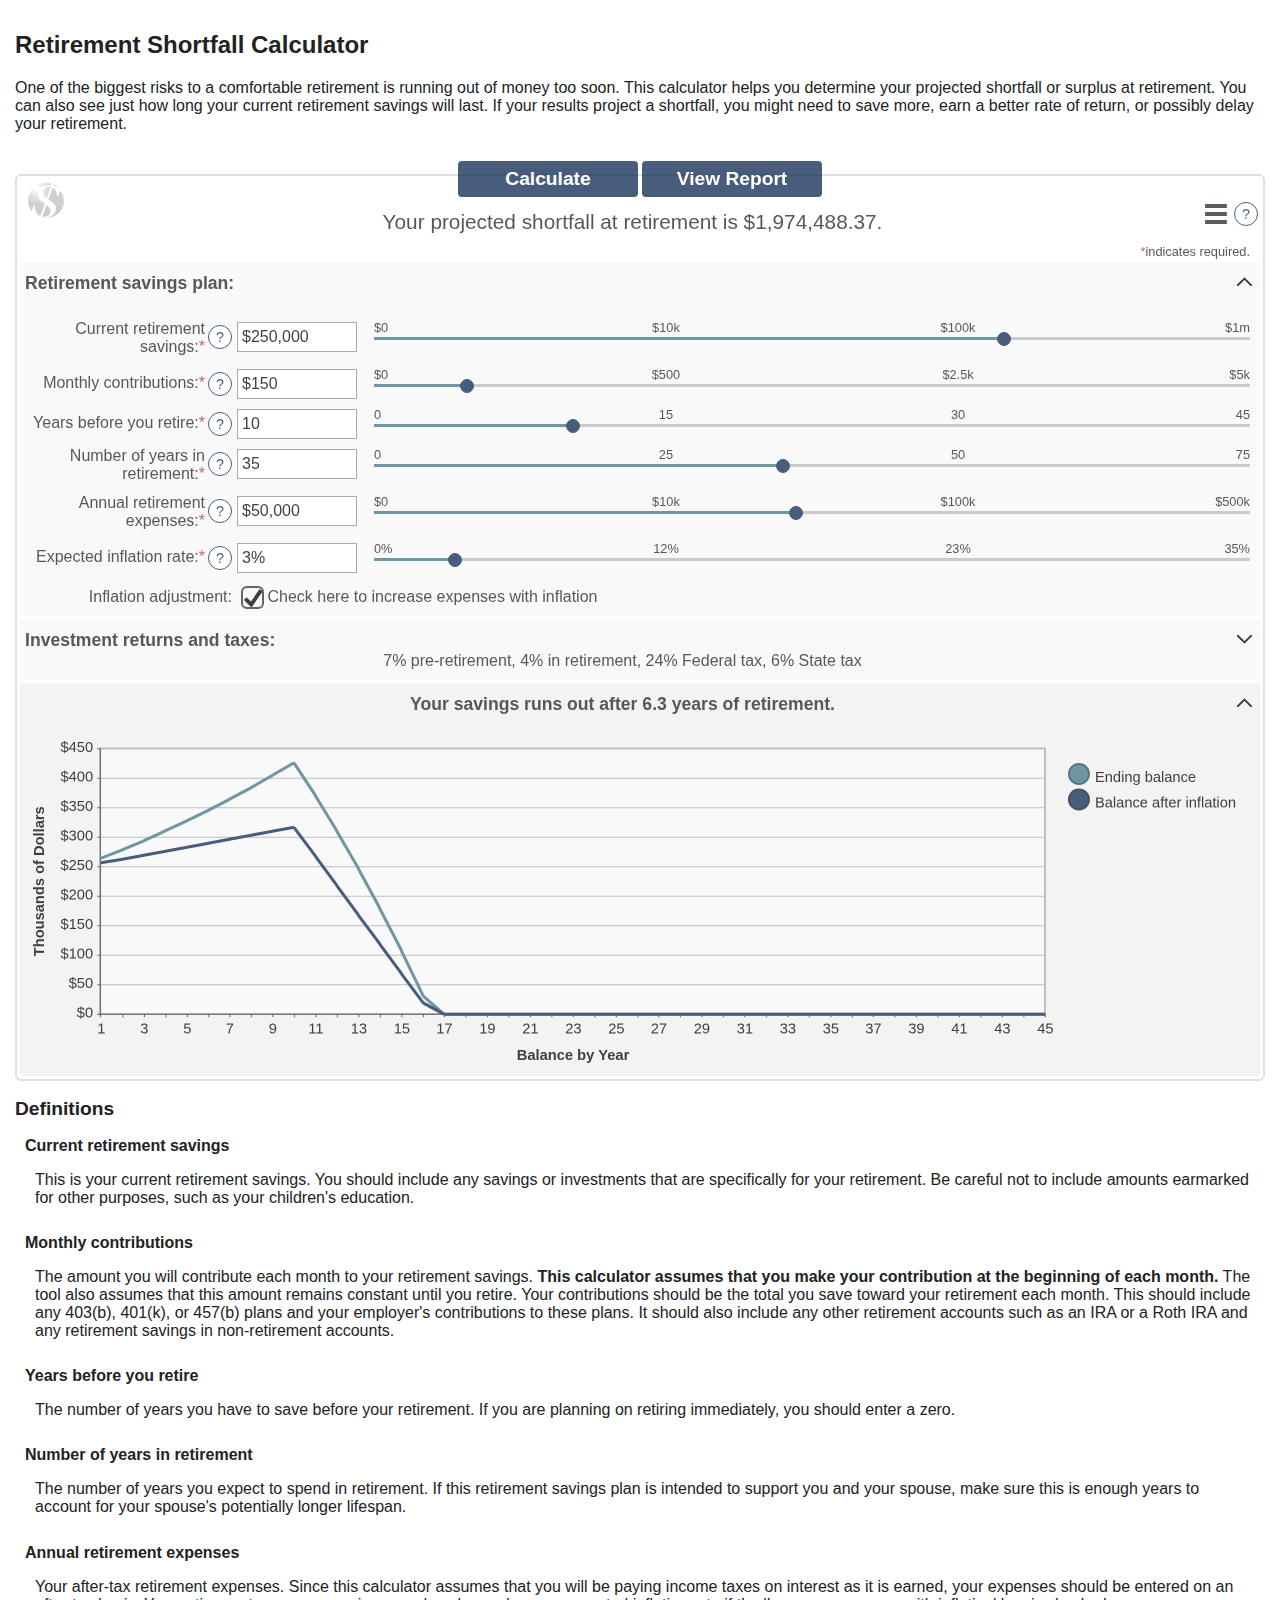
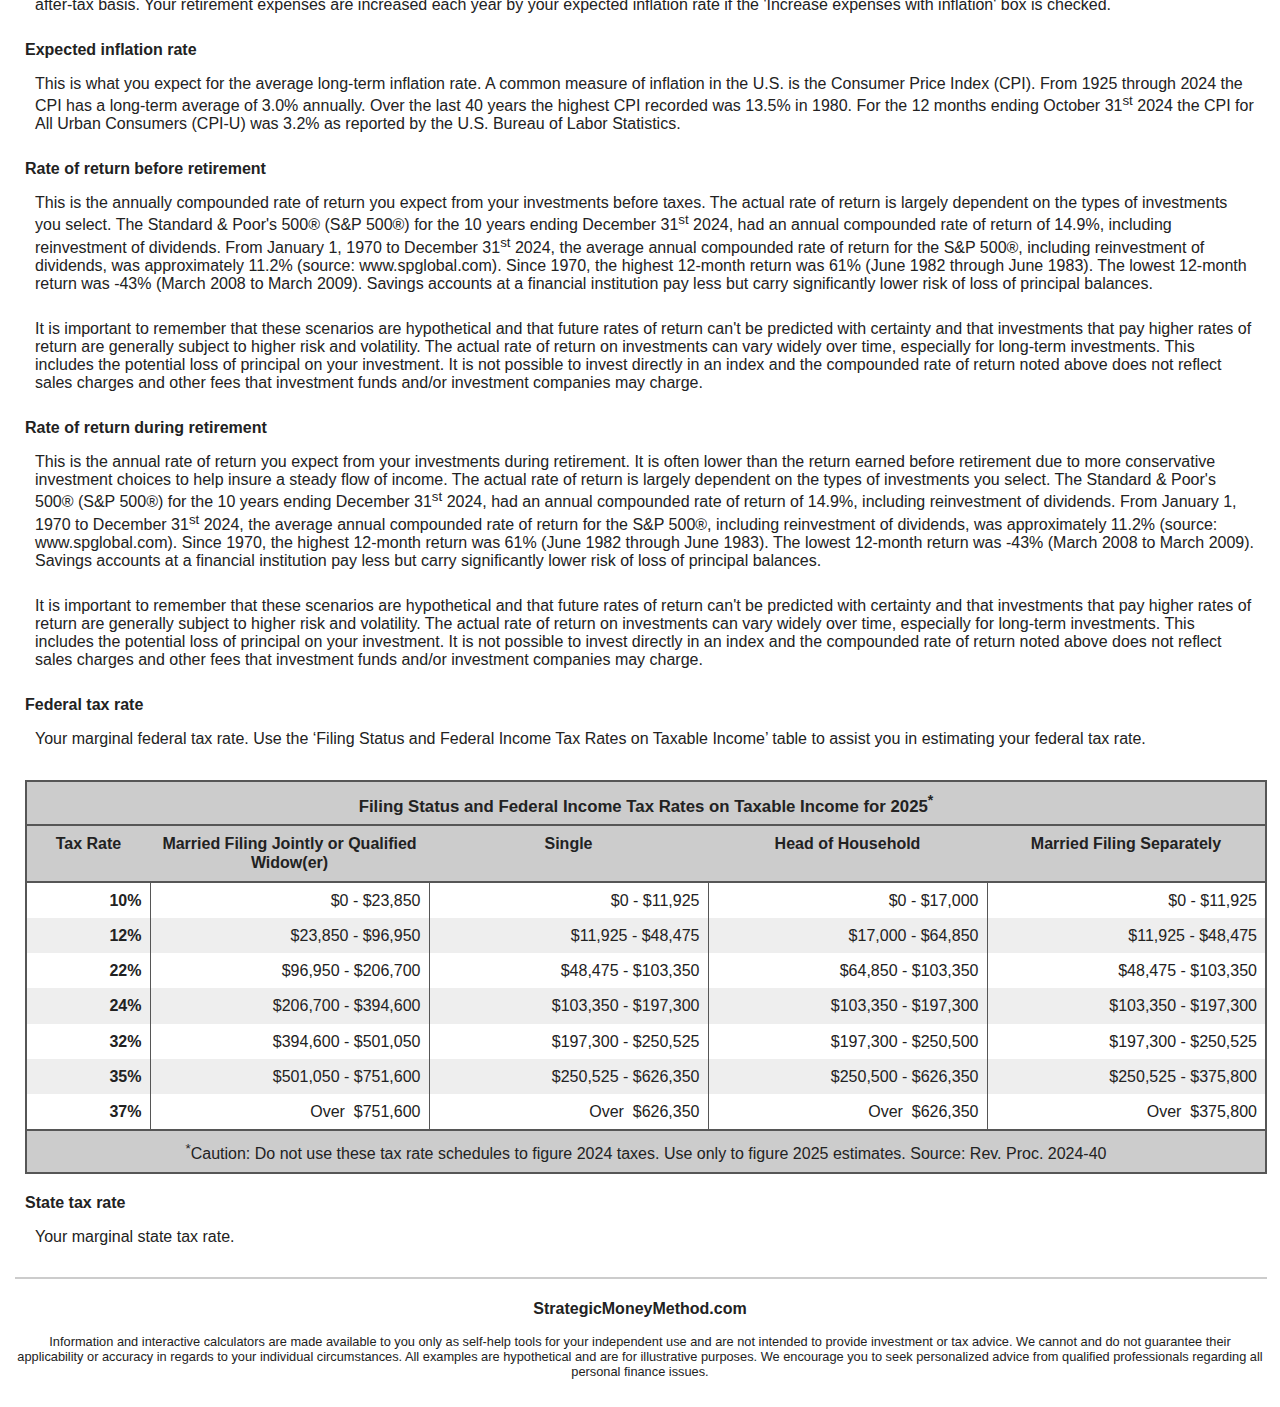
<file: RetireShort.html>
<!doctype html>
<html lang='en'>
<head>
<title>Retirement Shortfall Calculator</title>
<link rel='canonical' href='https://www.dinkytown.net/java/retirement-shortfall-calculator.html' />
<meta http-equiv="X-UA-Compatible" content="IE=Edge">
<meta http-equiv="Content-Type" content="text/html; charset=UTF-8">
<link rel="shortcut icon" href="favicon.ico">
<meta name="viewport" content="height=device-height,width=device-width,initial-scale=1">
<!--
  Financial Calculators, &copy;1998-2024 KJE Computer Solutions, Inc.
  For more information please see:
  <A HREF="https://www.dinkytown.net">https://www.dinkytown.net</A>
 -->


<link type='text/css' rel='StyleSheet' href='KJE.css'>
<link type='text/css' rel='StyleSheet' href='KJESiteSpecific.css'>

</head>
<body class=KJEBody>
<a href='#KJEMainContent' class='KJEAccessibleSkip'>[Skip to Content]</a>
<div class=KJEWrapper>
<div class=KJEWidthConstraint>
 
<!-- \Main Area\ -->
<h1 id='KJETitleH1' class='KJEFontTitle'>Retirement Shortfall Calculator</h1>
<a id='KJEMainContent' title='page content'></a>

<div id='KJECalculatorDescID'>One of the biggest risks to a comfortable retirement is running out of money too soon. This calculator helps you determine your projected shortfall or surplus at retirement. You can also see just how long your current retirement savings will last. If your results project a shortfall, you might need to save more, earn a better rate of return, or possibly delay your retirement.</div>
<!--CALC_TOP-->
<noscript><div class=KJECenterText><div id=KJENoJavaScript class=KJENoJavaScript>Javascript is required for this calculator.  If you are using Internet Explorer, you may need to select to 'Allow Blocked Content' to view this calculator.

<p>For more information about these financial calculators please visit: <A href="https://www.dinkytown.net">Financial Calculators from KJE Computer Solutions, Inc.</a></p></div></div></noscript>
<div id="KJEAllContent"></div>
<!--
  Financial Calculators, &copy;1998-2024 KJE Computer Solutions, Inc.
  For more information please see:
  <A HREF="https://www.dinkytown.net">https://www.dinkytown.net</A>
 -->

<script type="text/javascript" SRC="KJE.js"></script>
<script type="text/javascript" SRC="KJESiteSpecific.js"></script>
<script type="text/javascript" SRC="RetireShort.js"></script>

<script type="text/javascript" SRC="RetireShortParams.js"></script>




<hr class=KJEFooterLine>
<div class=KJECenterText><p><span class='KJEBold'><strong>StrategicMoneyMethod.com</strong></span></p><p class=KJEFooter>Information and interactive calculators are made available to you only as self-help tools for your independent use and are not intended to provide investment or tax advice. We cannot and do not guarantee their applicability or accuracy in regards to your individual circumstances. All examples are hypothetical and are for illustrative purposes. We encourage you to seek personalized advice from qualified professionals regarding all personal finance issues. </p></div>
</div>
</div>
</body>
</html>
</file>
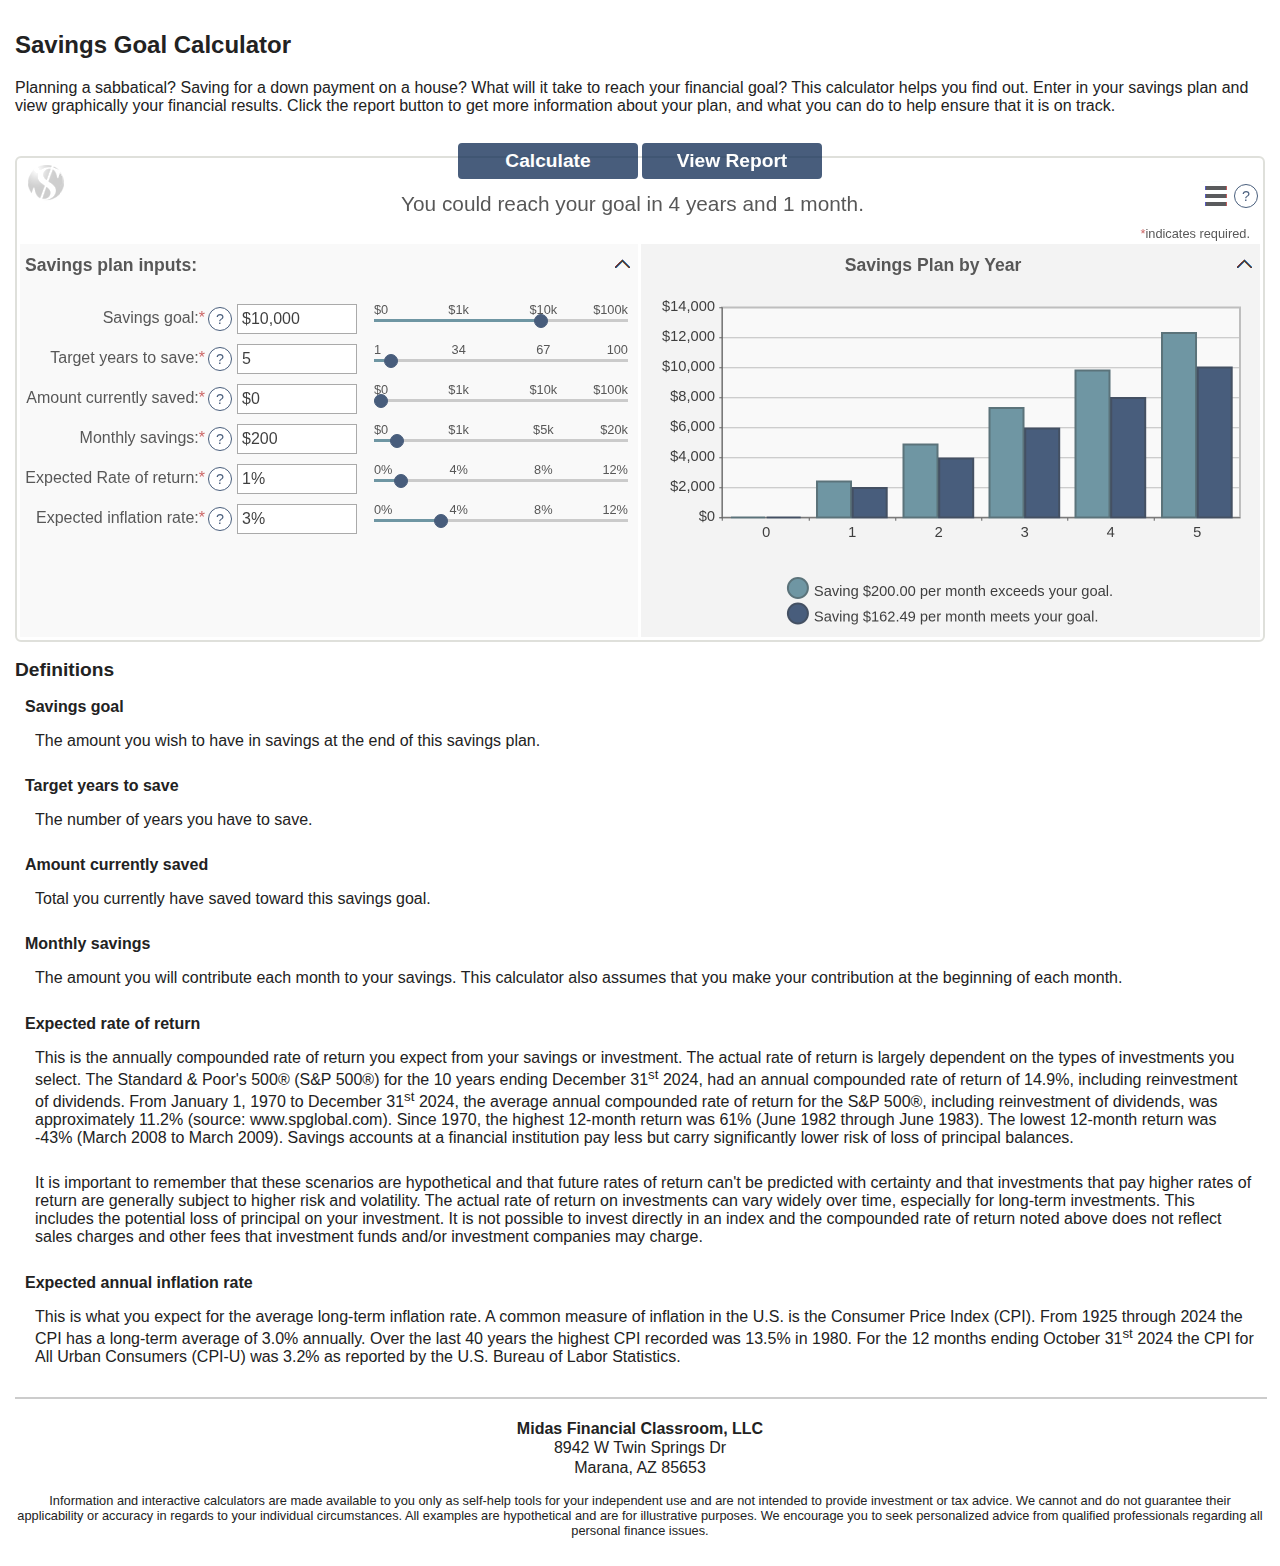
<file: Savings.html>
<!doctype html>
<html lang='en'>
<head>
<title>Savings Goal Calculator</title>
<link rel='canonical' href='https://www.dinkytown.net/java/savings-goal-calculator.html' />
<meta http-equiv="X-UA-Compatible" content="IE=Edge">
<meta http-equiv="Content-Type" content="text/html; charset=UTF-8">
<link rel="shortcut icon" href="favicon.ico">
<meta name="viewport" content="height=device-height,width=device-width,initial-scale=1">
<!--
  Financial Calculators, &copy;1998-2024 KJE Computer Solutions, Inc.
  For more information please see:
  <A HREF="https://www.dinkytown.net">https://www.dinkytown.net</A>
 -->


<link type='text/css' rel='StyleSheet' href='KJE.css'>
<link type='text/css' rel='StyleSheet' href='KJESiteSpecific.css'>

</head>
<body class=KJEBody>
<a href='#KJEMainContent' class='KJEAccessibleSkip'>[Skip to Content]</a>
<div class=KJEWrapper>
<div class=KJEWidthConstraint>
 
<!-- \Main Area\ -->
<h1 id='KJETitleH1' class='KJEFontTitle'>Savings Goal Calculator</h1>
<a id='KJEMainContent' title='page content'></a>

<div id='KJECalculatorDescID'>Planning a sabbatical? Saving for a down payment on a house? What will it take to reach your financial goal? This calculator helps you find out. Enter in your savings plan and view graphically your financial results. Click the report button to get more information about your plan, and what you can do to help ensure that it is on track.</div>
<!--CALC_TOP-->
<noscript><div class=KJECenterText><div id=KJENoJavaScript class=KJENoJavaScript>Javascript is required for this calculator.  If you are using Internet Explorer, you may need to select to 'Allow Blocked Content' to view this calculator.
<p>For more information about these financial calculators please visit: <A href="https://www.dinkytown.net">Financial Calculators from KJE Computer Solutions, Inc.</a></p></div></div></noscript>
<div id="KJEAllContent"></div>
<!--
  Financial Calculators, &copy;1998-2024 KJE Computer Solutions, Inc.
  For more information please see:
  <A HREF="https://www.dinkytown.net">https://www.dinkytown.net</A>
 -->

<script type="text/javascript" SRC="KJE.js"></script>
<script type="text/javascript" SRC="KJESiteSpecific.js"></script>
<script type="text/javascript" SRC="Savings.js"></script>

<script type="text/javascript" SRC="SavingsParams.js"></script>




<hr class=KJEFooterLine>
<div class=KJECenterText><p><span class='KJEBold'><strong>Midas Financial Classroom, LLC</strong></span><br>8942 W Twin Springs Dr<br>Marana, AZ 85653</p><p class=KJEFooter>Information and interactive calculators are made available to you only as self-help tools for your independent use and are not intended to provide investment or tax advice. We cannot and do not guarantee their applicability or accuracy in regards to your individual circumstances. All examples are hypothetical and are for illustrative purposes. We encourage you to seek personalized advice from qualified professionals regarding all personal finance issues. </p></div>
</div>
</div>
</body>
</html>
</file>
<file: KJE.css>
/* 10/05/2025 Copyright 2025 KJE Computer Solutions, Inc.  Licensed for use on strategicmoneymethod.com */ 

@-webkit-keyframes fadeIn {
    from { opacity: 0; }
    to { opacity: 1; }
}
@keyframes fadeIn {
    from { opacity: 0; }
    to { opacity: 1; }
}

body {
    -webkit-text-size-adjust:none;
}

body.KJEBody {
    margin: 0;
    color: #222222;
    background-color: #FFFFFF;/*PAGE_BACKGROUND_COLOR*/;
}

body.KJEBody a, body.KJEBody a:hover, body.KJEBody a:visited, body.KJEBody a:active {
    color: #0E2A52;
}

#KJEAllContent {
    padding: 40px 0 0 0;
}

#KJEAllContent * {
    -webkit-box-sizing: content-box;
    -moz-box-sizing: content-box;
    box-sizing: content-box;
}

#KJEAllContent button, #KJEAllContent .KJECommandButton, #KJEAllContent input.KJEMenuButton[type=button], #KJEAllContent select, #KJEAllContent div.KJEDroppee, #KJECalculatorScreenSize, #KJEFixed, #KJECommandButtons, #KJEReportButtons, #KJEMoreButtons, #KJECalculatorTable {
    -webkit-box-sizing: border-box  !important;
    -moz-box-sizing: border-box !important;
    box-sizing: border-box !important;
}


#KJEAllContent, body.KJEBody {
    -webkit-text-size-adjust: none;
    font-family: Arial,Helvetica,sans-serif;
    font-weight: normal;
    line-height: normal;
    font-size: 1.0rem;/*font_normal*/
}

#KJESplash {
 color:#333333;
}

body.KJEReportBody {
    padding: 0;
}

body.KJEReportBody #KJEReport {
    padding: 0;
}

@media print  {
    /* table.KJEReportTable thead.KJEReportTHeader { display: block; }*/
    table.KJEReportTable tfoot.KJEReportTFooter {
        display:  table-row-group;
        background-color: #CCCCCC/*PAGE_BACKGROUND_COLORDARKERDARKER*/;}
    table.KJEScheduleTable tfoot.KJEReportTFooter {
        display:  table-row-group;
        background-color: #CCCCCC/*PAGE_BACKGROUND_COLORDARKERDARKER*/;
    }
    /*table.KJEScheduleTable tfoot.KJEReportTHeader { display: table-header-group; }*/
}

body.KJEBody table,  body.KJEBody td, body.KJEBody ul, body.KJEBody ol, body.KJEBody dd, body.KJEBody dl, body.KJEBody p, body.KJEBody br, body.KJEBody dt,
body.KJEBody, #KJEAllContent table, #KJEAllContent td, #KJEAllContent ul, #KJEAllContent ol, #KJEAllContent dd, #KJEAllContent dl, #KJEAllContent p, #KJEAllContent br, #KJEAllContent dt,
#KJEAllContent th, body.KJEBody th,
.KJEInputContainer input.KJEInputModern, .KJEInputContainer select.KJEDropBoxModern {
    font-family: Arial,Helvetica,sans-serif;
}

body.KJEBody table,  body.KJEBody td, body.KJEBody ul, body.KJEBody ol, body.KJEBody dd, body.KJEBody dl, body.KJEBody p, body.KJEBody br, body.KJEBody dt,
body.KJEBody, #KJEAllContent table, #KJEAllContent td, #KJEAllContent ul, #KJEAllContent ol, #KJEAllContent dd, #KJEAllContent dl, #KJEAllContent p, #KJEAllContent br, #KJEAllContent dt,
#KJEAllContent th, body.KJEBody th {
    font-weight: normal;
    font-size: 1em;
    line-height: 1.2em;
}

#KJEAllContent th, body.KJEBody th {
    font-weight: bold;
}

body.KJEReportBody {
    background-image: none;
}

#KJERequiredNote, #KJEUpdateNotice {
    margin-right: 10px;
    margin-left: auto;
    text-align: right;
    padding: 0;
    padding-top:10px;
}

#KJEAllContent button::-moz-focus-inner,
#KJEAllContent input[type="button"]::-moz-focus-inner,
#KJEAllContent input[type="submit"]::-moz-focus-inner,
#KJEAllContent input[type="reset"]::-moz-focus-inner {
    padding: 0;
    border: 0 none;
}

#KJEReportText {
    display:none;
}

#KJEAllContent p {
    margin: 1em 0;
}

p.KJEScheduleNote {
    display:none;
}

div.KJEDropper, div.KJEGraphDropper
{
    outline-offset: -2px;
}

#KJETitleH1, h1.KJEFontTitle {
    line-height:normal;/*line_height_large*/
    font-size:1.5rem;/*font_large*/
}

.KJETitleExtra {
}

/*
@media screen and (min-width:900px) {
    #KJEReport, #KJECalculatorScreenSize {
        min-width: 900px;
    }
}
*/
#KJECalculatorScreenSize, #KJEFixed, #KJECommandButtons, #KJEReportButtons, #KJEMoreButtons {
    max-width: 1800px;
    margin-left: auto;
    margin-right: auto;
    width: 100%;
}

#KJECalculatorScreenSize {
    text-align: center;
    position:relative;
    width:100%;
}

#KJEScrollSticky, #KJECommandButtons, #KJEReportButtons {
    z-index: 1;
    left:0;
    right:0;
}

#KJEScrollSticky {
    line-height: normal;
    padding-bottom: 10px;
    font-size: 1.2rem;/*font_button*/
    display:none;
}

#KJEInputs {
    padding:0;
}

#KJEFixed {
    width: 98%;
    z-index:999;
}

#KJEReportButtons, #KJEMoreButtons1, #KJEMoreButtons2, #KJEMoreButtons3 {
    margin: 0 auto;
    text-align: center
}
#KJEReportButtonsWrapper {
    width:100%
}

#KJECalculatorTable {
    right:0;
    left:0;
    padding: 3px;
    border-width: 2px;
    border-style: solid;
    border-radius: 6px;
    -moz-border-radius: 6px;
    -webkit-border-radius: 6px;
    box-shadow: none;
    -webkit-box-shadow: none;
    -moz-box-shadow: none;
    box-shadow: 0 0 0;
    -webkit-box-shadow: 0 0 0;
    -moz-box-shadow: 0 0 0;
    font-size: 1.0rem;/*font_normal*/
    margin: 0 auto;
}
#KJECalculatorTableCell {
    width:100%;
}
.KJEDisplayNone {
  display:none !important;
}

div.KJECalculatorReportTable
{
    display: none;
}

#KJEMain {
    transition: height 0.5s ease 0s;
}

.KJECalculatorReportTable {
    padding: 0 0;
    border: 0;
}

.KJECalculator {
    position: relative;
}

.KJECalculator p {
    font: normal 1em Arial,Helvetica,sans-serif;
}

#KJETitle     {
    font-size: 1.3em;
    text-align: center;
    /*background-image: url('[data-uri]');
    */
    background-image: url('[data-uri]');
    background-repeat: no-repeat;
    background-position: -8px -8px;
    background-size:85px 85px;
}


.KJENoJavaScript {
    width:50%;
    margin-left:auto;
    margin-right:auto;
    margin-top:20px;
    padding: 20px 20px 20px 20px;
    border-width: 2px;
    border-style: solid;
    text-align: center;
    border-radius: 6px;
    -moz-border-radius: 6px;
    -webkit-border-radius: 6px;
}
span.KJERequired {
}

span.KJERequiredShowHover {
    display: none;
}

div.KJEButtonIsScrolling {
    background: none;
    border: none;
}

div.KJEButtonIsFixed {
    border-width: 1px;
    border-style: solid;
    border-radius: 6px;
    -moz-border-radius: 6px;
    -webkit-border-radius: 6px;
    box-shadow: 2px 2px 2px #666666;
    -webkit-box-shadow: 2px 2px 2px #666666;
    -moz-box-shadow: 2px 2px 2px #666666;
    margin: 0;
}

#KJEAllContent input[type='button'] {
    float: none;
    padding: 5px 3px;
    margin: 4px 2px 7px 2px;
}

.KJECommandButton, .KJEMoreButton, #KJEAllContent input.KJEMenuButton[type=button] {
    font-family: Arial,Helvetica,sans-serif;
    -webkit-appearance: none;
    padding: 5px 3px;
    margin: 4px 2px 7px 2px;
    -webkit-border-radius: 4px;
    -moz-border-radius: 4px;
    border-radius: 4px;
    white-space: nowrap;
    border-width: 2px;
    border-style: solid;
    transition: background .3s ease-in-out;
}

.KJECommandButton, .KJEMoreButton{
    font-weight: bold;
    width: 180px;
    font-size: 1.2rem; /*font_button*/
}

#KJEAllContent input.KJEMenuButton[type=button] {
    font-size: 0.9rem;/*font_normal*/
}

button.KJEMoreButton {
    display: inline-block;
}

.KJECommandButton:active, .KJEMoreButton:active, #KJEAllContent input.KJEMenuButton[type=button]:active {
    position: relative;
    top:2px;
}

.KJEMain table {
    border-collapse: collapse;
    right:0;
    left:0;
    table-layout:fixed;
    margin: 0;
}

.KJEMain th, .KJEMain td {
    padding: 0;
    overflow: hidden;
}

#KJEMenuItemsTitle, #KJEMenuSavedTitle {
    display: block;
    height: inherit;
    text-align: center;
    padding: 4px 0 0 0;
    font-size: .9em;
    font-weight: bold;
    margin-block-start: 0;
    margin-block-end: 0;
    margin-inline-start: 0;
    margin-inline-end: 0;
}

div.KJEMenuHeader {
    text-align: center;
    vertical-align: bottom;
    border-width: 1px;
    border-style: solid;
    padding: 8px;
    text-decoration: none;
    margin-bottom: 10px;
    margin-top: 10px;
}

button.KJEMenu {
    padding: 0;
    background:inherit;
    background-image: url("[data-uri]");
    background-repeat:no-repeat;
    background-position:center;
    z-index: 999;
    display: none;
    border-width: 2px;
    border-color: transparent;
    width: 32px;
    height: 32px;
    -webkit-border-radius:2px;
    -moz-border-radius:2px;
    border-radius: 0px;
    margin: 0;
    margin-top: 19px;
    margin-right: 0px;
    padding-right: 32px;
}

button.KJEMenu:active,
button.KJEMenu:focus,
button.KJEMenu:hover,
button.KJEMenu:active,
button.KJEMenu:focus,
button.KJEMenu:hover {
    border-width: 2px;
    border-style: solid;
}

#KJEMenuContainer {
    width: 100%;
    height: 1px;
    overflow: visible;
    text-align: right;
}

#KJE-PODEFN-MSG_MENU {
    top: 60px !important;
}

#KJEWait {
    position: relative;
    top: 18px;
    text-align: left;
    background-image: url('[data-uri]');
    background-repeat:no-repeat;
    background-position:center;
    z-index: 999;
    display: none;
    border: none;
    width: 128px;
    height: 128px;
    /* css3 */
    -webkit-border-radius: 0;
    -moz-border-radius: 0;
    border-radius: 0;
}

#KJEWait {
    background-image: none;
}

#KJEWaitContainer {
    height: 1px;
    border: none;
    overflow: visible;
    text-align: center;
    z-index: 999;
}

#KJEReport div.KJEInset {
    margin-left: 20px;
    margin-right: 20px;
}
#KJEReport div.KJEInset, #KJEReport div.KJEInset * {
    font-size: 0.8rem;/*font_tiny*/
}

#KJEReport {
    display:none;
    text-align: left;
    vertical-align: middle;
    padding: 30px 5px 5px 5px;
}

#KJEReport, #KJEReport p {
    line-height: normal;
    font-size: 1.0rem;/*font_normal*/
}

#KJEDefinitions, #KJEDefinitions p {
    line-height: normal;
    font-size: 1.0rem;/*font_normal*/
}
#KJEDefinitionsDL ol li {
  margin-bottom: 15px;
}

#KJEDefinitionsDL ol {
    margin-bottom: 27px;
}

.KJEDefinitionsHeader {
    font-size: 1.2rem;/*font_button*/
    font-weight: bold;
    line-height:1.5rem;/*font_large*/
}

.KJEDefinitionPopup p {
    font-size: 1.0rem;/*font_normal*/
    line-height: normal;
}

.KJEGuiDefnPopup:focus {
    outline: 2px solid #417586;
}

.KJEDefinitionPopup, .KJEDefinitionPopup dl, .KJEDefinitionPopup dd, .KJEDefinitionPopup dt, .KJEDefinitionPopup h3, .KJEDefinitionPopup th, .KJEDefinitionPopup td, .KJEDefinitionPopup ul, .KJEDefinitionPopup li, .KJEDefinitionPopup ol {
    font-size: 1.0rem;/*font_normal*/;
    line-height: normal;
}

button.KJEDefinitionIcon:active,
button.KJEDefinitionIcon:hover,
button.KJECloseButton:active,
button.KJECloseButton:hover,
button.KJEDefinitionIcon:focus,
button.KJECloseButton:focus{
    outline: none;
    border-style: solid;
}

button.KJEDefinitionIcon:focus,
button.KJECloseButton:focus
{
    outline-offset: 0px;
    outline: 2px dashed #0E2A52;

}

button.KJEDefinitionIcon {
    width: 1.5rem;
    height: 1.5rem;
    text-align: center;
    padding: 0 0;
    border-radius: 12px;
    border-width: 0;
    cursor:help;
    margin-left: 2px;
    margin-top: 5px;
    border-width: 1px;
    border-style: solid;
    font-size: 0.9rem;/*font_small*/
    vertical-align: top;
    display: inline-block;
}
/*.KJEInputContainer button.KJEDefinitionIcon {
    float: right;
}
*/
div.KJEInputContainer Label.KJEHelp, div.KJEInputContainer div.KJEHelp div.KJEHelp   {
    width: 168px;
    display: inline-block;
    text-align: right;
    cursor:help;
    overflow: visible;
}

button.KJEDefinitionIconMenu {
    margin-top: 23px;
    margin-right: 2px;
    margin-left: 0px;
    margin-bottom: 0px;
    float: right;
}

button.KJECloseButton {
    width: 24px;
    height: 24px;
    text-align: center;
    padding: 0;
    border-radius: 2px;
    border-width: 1px;
    font-size: 0.9rem;/*font_small*/

}

#KJEDefinitions {
    width:100%;
}

#KJEDefinitionsDL {
    padding-left:10px;
    margin-top: 1em;
}

#KJEDefinitionsDL dt.KJEDefinition, dt.KJEDefinition, h3.KJEDefinition {
    text-align: left;
    font-weight: bold;
    font-size: 1.0rem;/*font_normal*/
    padding:0;
    margin: 0;
    line-height: normal;
    margin-top: 1em;
    margin-bottom: 0.5em;
}

#KJEDefinitionsDL dd.KJEDefinition, dd.KJEDefinition {
    margin:0;
    text-align: left;
    font-weight: normal;
    padding: 0px 10px 20px 10px;
}

#KJEDefinitionsDL p.KJEDefinition, #KJEAllContent p.KJEDefinition {
    line-height: normal;
    padding: 0 10px .7em 10px;
    text-align: left;
}

#KJEDefinitionsDL td, #KJEDefinitionsDL th, #KJEDefinitionsDL ul, #KJEDefinitionsDL li, #KJEDefinitionsDL ol,
#KJEReport th, #KJEReport td, #KJEReport ul, #KJEReport li, #KJEReport ol {
    font-size: 1.0rem;/*font_normal*/
    font-weight: normal;
}

#KJEReport th, #KJEDefinitionsDL th {
    font-weight: bold;
}

.KJECloseButton {
    float: right;
    cursor: pointer;
}

.KJEContent {
}

.KJEMain input[type=number]::-webkit-inner-spin-button, input[type=number]::-webkit-outer-spin-button {
    -webkit-appearance: none;
    margin: 0;
}

.KJEInputContainer {
    text-align: left;
    overflow: visible;
    position: relative;
    height: 35px;
    margin-top: 5px;
    width: 100%;
    -webkit-transition: background-color 500ms ease;
    -moz-transition: background-color 500ms ease;
    -o-transition: background-color 500ms ease;
    transition: background-color 500ms ease;
}

.KJEInputContainer .KJEInputFieldContainer {
    display: inline-block;
    margin-top: 5px;
    margin-bottom: 5px;
}

div.KJEInputContainer div.KJESlider {
    top: 0;
    cursor: pointer;
    -webkit-touch-callout: none;
    -webkit-user-select: none;
    -khtml-user-select: none;
    -moz-user-select: none;
    -ms-user-select: none;
    user-select: none;
    border: none;
}

div.KJEInputContainer div.KJEIncrementer
{
    cursor: pointer;
    -webkit-touch-callout: none;
    -webkit-user-select: none;
    -khtml-user-select: none;
    -moz-user-select: none;
    -ms-user-select: none;
    user-select: none;
    vertical-align: middle;
    padding-left: 5px;
}


div.KJESlider div.KJEScale {
    border:none;
    margin-left: 0px;
    -webkit-touch-callout: none;
    -webkit-user-select: none;
    -khtml-user-select: none;
    -moz-user-select: none;
    -ms-user-select: none;
    user-select: none;
    font-size: 0.8rem;/*font_tiny*/
}

div.KJESlider {
    margin-left: 10px;
}

div.KJEInputContainer div.KJELabel {
    text-align: right;
    cursor:default;
    overflow: visible;
    display: inline-block;
}

div.KJEInputContainer div.KJELabel Label.KJELabel{
    display: inline-block;
}

div.KJEInputContainer Label.KJEHelp, div.KJEInputContainer div.KJEHelp div.KJEHelp   {
    width: 185px;
    display: inline-block;
    text-align: right;
    cursor:help;
    overflow: visible;
}


.KJEInputContainer .KJEOutputLabel {
    overflow: visible;
}

.KJEInputContainer .KJELabelBold {
    font-weight: bold;
    text-align: right;
    overflow: visible;
    display: inline;
}

.KJEInputContainer .bold {
    font-weight: bold;
}

.KJEInputContainer .KJETrailingLabel {
    overflow: visible;
    padding: 0 0 0 5px;
}

.KJEInputContainer .KJERadioTrailingLabel {
    overflow: visible;
    padding: 0;
    display: inline-block;
    position: absolute;
    top: 55%;
    transform: translateY(-50%);
}

.KJEInputContainer .KJERadioHolder {
    position: relative;
    display: block;
}
.KJEInputContainer .KJERadioes {
 }

.KJEInputContainer .KJEDropBox {
    font-weight: normal;
    font-size: 0.9em;
}

div.KJEDropBoxDivModern {
    border-width: 1px;
    border-style: solid;
    overflow: hidden;
    /*background: url([data-uri]);*/
    background-image: url([data-uri]);
    background-repeat:no-repeat;
    background-position: right;
    padding: 0;
    margin: 0;
    top: 15px;
    -webkit-border-radius:4px;
    -moz-border-radius:4px;
    border-radius:4px;
    box-shadow: 2px 2px 2px #333;
    -webkit-box-shadow: 2px 2px 2px #333;
    -moz-box-shadow: 2px 2px 2px #333;
}

.KJEInputContainer .KJEInputFieldContainer, .KJEInputContainer div.KJEDropBoxDivModern {
    -webkit-appearance: none;
    -moz-appearance: none;
    appearance: none;
    border-style: none;
    border-radius: 0;
    padding: 0;
    -webkit-box-shadow: none;
    -moz-box-shadow: none;
    box-shadow: none;
    margin: 0px;
    vertical-align: middle;
    overflow: visible;
}

.KJEInputContainer select.KJEDropBoxModern {
    background: transparent;
}

.KJEInputContainer input[type="text"].KJEInputModern, input.KJEMenuInputItem[type="text"], .KJEInputContainer select.KJEDropBoxModern, .KJEInputContainer input.KJEInputModern:not([type='checkbox']):not([type='radio']) {
    -webkit-appearance: none;
    -moz-appearance: none;
    appearance: none;
    border-radius: 0px;
    border: 1px solid #8F8F8F;
    padding: 4px;
    font-weight: normal;
    font-size: 1em;
}

input.KJEMenuInputItem[type="text"] {
    font-size: 0.9rem;/*font_small*/
}

.KJEInputContainer input.KJEInputModern:focus, .KJEInputContainer select.KJEDropBox:focus, input.KJEMenuInputItem:focus {
    outline: 2px dashed #0E2A52;
    outline-offset: -3px;
}

.KJEInputContainer input.KJEInputModern[type='radio'],
.KJEInputContainer input.KJEInputModern[type='checkbox'] {
    -webkit-appearance:none;
    -moz-appearance: none;
    appearance: none;
    width:15px;
    height:15px;
    border:2px solid #333;
    outline: none;
    box-shadow: none;
    box-sizing: content-box;
    padding: 2px;
}

.KJEInputContainer input.KJEInputModern[type='radio']:focus, .KJEInputContainer input.KJEInputModern[type='radio']:active,
.KJEInputContainer input.KJEInputModern[type='checkbox']:focus, .KJEInputContainer input.KJEInputModern[type='checkbox']:active {
    outline-offset: 0px;
    box-shadow: none;
    outline: none;
    border: 2px solid #0E2A52;
}

.KJEInputContainer input.KJEInputModern[type='radio']  {
    border-radius:50%;
    position: relative;
    opacity: 100%;
}

.KJEInputContainer input.KJEInputModern[type='radio']:before {
    content:'';
    display:block;
    width:60%;
    height:60%;
    margin:20% auto;
    border-radius:50%;
}

.KJEInputContainer input.KJEInputModern[type='radio']:checked:before {
    background:#333;
}

.KJEInputContainer input.KJEInputModern:disabled[type='radio']:checked:before {
    background:transparent;
}

.KJEInputContainer input.KJEInputModern[type='checkbox']  {
    border-radius:25%;
}

.KJEInputContainer input.KJEInputModern[type='checkbox']:before {
    content:"";
    display:block;
    width:18px;
    height:18px;
    margin-bottom:0px;
    margin-top:-1px;
    margin-left:-1px;
    margin-right:auto;
}

.KJEInputContainer input.KJEInputModern[type='checkbox']:checked:before {
    background-image: url("[data-uri]");
}

.KJEInputContainer div.KJELine {
    border-width: 0 0 2px 0;
    border-style: dotted;
    -webkit-touch-callout: none;
    -webkit-user-select: none;
    -khtml-user-select: none;
    -moz-user-select: none;
    -ms-user-select: none;
    user-select: none;
}

.KJEInputContainer .KJELine.active {
    border-style: solid;
}

hr.KJEDivide {
    border: 0;
    width: 100%;
    height: 1px;
}

hr.KJEFooterLine {
    border-width: 0px;
    border-top-width: 2px;
    border-top-style: solid;
    width: 100%;
    height: 0px;
}

.KJECenterText {
    text-align:center;
}

body.KJEReportBody > div.KJEReportTitleBlock, body.KJEReportBody > div.KJECenter {
    display: block !important;
}

div.KJECenterText {
    display:block !important;
}

.KJEBold {
    font-weight: bold;
}
.KJEAlignTop {
    vertical-align: top;
}


.KJEBoldCenter {
    font-weight: bold;
    text-align: center;
    cursor:default;
    overflow: visible;
}

.KJESubTitle  {
    font-weight: normal;
    line-height: normal;
    font-size: 1.0rem;/*font_normal*/
}

#KJEReport p.KJEFooter, #KJEAllContent p.KJEFooter, body.KJEBody p.KJEFooter, p.KJEFooter, .KJEFooter  {
    line-height: normal;
    font-weight: normal;
    font-size: 0.8rem;/*font_tiny*/
}

#KJEGuiDataPoint {
    border-width:1px;
    border-style:solid;
    position: absolute;
    display: none;
    z-index: 99;
    padding:9px;
    margin:1em 0 3em;
    max-width: 520px;
    -webkit-border-radius:6px;
    -moz-border-radius:6px;
    border-radius:8px;
    box-shadow: 3px 3px 3px #333;
    -webkit-box-shadow: 3px 3px 3px #333;
    -moz-box-shadow: 3px 3px 3px #333;
    top: 0;
    left: 0;
}

#KJEGuiDataPoint dt {
    font-weight: bold;
}

#KJEGuiDataPoint dd {
    padding-bottom:5px;
    padding-top:5px;
    margin-left: 20px;
}

#KJEGuiDataPoint:before {
    content:"";
    position:absolute;
    top:-10px; /* value = - border-top-width - border-bottom-width */
    right:auto;
    bottom:auto; /* value = - border-top-width - border-bottom-width */
    left:39px; /* controls horizontal position */
    border-width:0 10px 10px;
    border-style:solid;
    display:block;
    width:0;
}


/* creates the smaller  triangle */
#KJEGuiDataPoint:after {
    content:"";
    position:absolute;
    top:-8px; /* value = - border-top-width - border-bottom-width */
    bottom:auto; /* value = - border-top-width - border-bottom-width */
    left:38px;
    right:auto; /* value = (:before left) + (:before border-left) - (:after border-left) */
    border-width:0 11px 11px;
    border-style:solid;
    /* reduce the damage in FF3.0 */
    display:block;
    width:0;
}

span.KJEGuiErrorPopup, span.KJERequired:hover span.KJERequiredShowHover {
    left: 5px;
    top: 19px;
    text-align: center;
    border-width:1px;
    border-style:solid;
    position: absolute;
    width: 100%;
    display: block;
    z-index: 1;
    padding:9px;
    margin:1em 0 3em;
    -webkit-border-radius:6px;
    -moz-border-radius:6px;
    border-radius:8px;
    box-shadow: 3px 3px 3px #333;
    -webkit-box-shadow: 3px 3px 3px #333;
    -moz-box-shadow: 3px 3px 3px #333;
    -webkit-animation: fadeIn .4s;
    animation: fadeIn .4s;
}

span.KJEGuiErrorPopup:before, span.KJERequired:hover span.KJERequiredShowHover:before {
    content:"";
    position:absolute;
    top:-10px; /* value = - border-top-width - border-bottom-width */
    right:auto;
    bottom:auto; /* value = - border-top-width - border-bottom-width */
    left:39px; /* controls horizontal position */
    border-width:0 10px 10px;
    border-style:solid;
    display:block;
    width:0;
}

span.KJEGuiErrorPopup:after, span.KJERequired:hover span.KJERequiredShowHover:after {
    content:"";
    position:absolute;
    top:-8px; /* value = - border-top-width - border-bottom-width */
    bottom:auto; /* value = - border-top-width - border-bottom-width */
    left:38px;
    right:auto; /* value = (:before left) + (:before border-left) - (:after border-left) */
    border-width:0 11px 11px;
    border-style:solid;
    /* reduce the damage in FF3.0 */
    display:block;
    width:0;
}

span.KJEGuiErrorPopup span.KJERequiredShowHover {
    display: inline;
}

div.KJEGuiDefnPopup {
    border-width: 1px;
    border-style: solid;
    position: absolute;
    display: block; /*08212021*/
    z-index: 99;
    padding: 9px;
    margin: 1em 0 3em;
    -webkit-border-radius: 6px;
    -moz-border-radius: 6px;
    border-radius: 8px;
    box-shadow: 3px 3px 3px #333;
    -webkit-box-shadow: 3px 3px 3px #333;
    -moz-box-shadow: 3px 3px 3px #333;
    -webkit-animation: fadeIn .4s;
    animation: fadeIn .4s;
}

div.KJEGuiDefnPopup dt {
    font-weight: bold;
    text-align: left;
}

div.KJEGuiDefnPopup dd {
    padding:0;
    margin: 0;
    text-align: left;
}
div.KJEGuiDefnPopup:before {
    content:"";
    position:absolute;
    top:-10px; /* value = - border-top-width - border-bottom-width */
    right:auto;
    bottom:auto; /* value = - border-top-width - border-bottom-width */
    left:39px; /* controls horizontal position */
    border-width:0 10px 10px;
    border-style:solid;
    display:block;
    width:0;
}

div.KJEGuiDefnPopup:after {
    content:"";
    position:absolute;
    top:-8px; /* value = - border-top-width - border-bottom-width */
    bottom:auto; /* value = - border-top-width - border-bottom-width */
    left:38px;
    right:auto; /* value = (:before left) + (:before border-left) - (:after border-left) */
    border-width:0 11px 11px;
    border-style:solid;
    /* reduce the damage in FF3.0 */
    display:block;
    width:0;
}

div.KJEGuiDefnPopupRight:before {
    right:39px;
    left:auto; /* controls horizontal position */
}

div.KJEGuiDefnPopupRight:after {
    right:38px;
    left:auto; /* value = (:before left) + (:before border-left) - (:after border-left) */
}

div.KJEToggleClose {
    background-image: url('[data-uri]');
    height: 20px;
    width: 20px;
    margin-left: auto;
    margin-right: 0;

}

div.KJEToggleOpen {
    background-image: url('[data-uri]');
    height: 20px;
    width: 20px;
    margin-left: auto;
    margin-right: 0;
}

table.KJEToggleTable {
    width:100%;
    border-style:none;
}

table.KJEToggleTable td{
    border:0;
}


.KJEToggleTitle, td.KJEToggleTitle, h2.KJEToggleTitle{
    font-size:1em;
    font-weight:bold;
    cursor: pointer;
    text-align: left;
    text-decoration: none;
    border-style:none;
}

div.KJEToggleTitle100Cell {
    width: 100%;
    text-align: center;
}

h2.KJEToggleTitle {
    font-size: 1.1em;
    line-height: 1.3em;
    display:inline-block;
    margin: 0;
    width:100%;
    -webkit-margin-before: 0;
    -webkit-margin-after: 0;
    -webkit-margin-start: 0;
    -webkit-margin-end: 0;
}

td.KJEToggleTitle99Cell {
    width:99%;
    vertical-align:top;
}

td.KJEToggleTitle49Cell {
    width:49%;
    vertical-align:top;
}

td.KJEToggleTitle49Cell {
    width:100%;
    vertical-align:top;
}

.KJEToggleIcon {
    padding-top: 0;
    vertical-align: top;
    outline: none;
    cursor:pointer;
    white-space:nowrap;
    width:35px;
    border-style:none;
}

.KJEToggleSubTitle {
    font-weight:bold;
    cursor: pointer;
    text-align: left;
    text-decoration: none;
    padding-left: 10px;
    width: 100%;
    font-size: 1.0rem;/*font_normal*/
}

.KJEGraphIcon {
    background-repeat: no-repeat;
    background-position: top left;
    background-image: none;
}
.KJEInputIcon {
    background-repeat: no-repeat;
    background-position: top left;
    background-image: none;
}

.KJEInputDiv {
    padding-top: 5px;
    padding-bottom: 5px;
    display: block;
    overflow: visible;
    width: auto;
    height: auto;
}

.KJEDropper, .KJEGraphDropper {
    border-top: 3px solid;
    height: auto;
    padding: 5px;
    padding-top: 10px;
    padding-bottom: 10px;
}

.KJEGraphDropper, div.KJEGraphDropper td.KJEGraphTitle, .KJEDropper {
    -webkit-transition: background-color 500ms ease;
    -moz-transition: background-color 500ms ease;
    -o-transition: background-color 500ms ease;
    transition: background-color 500ms ease;
}

.KJEGraphContainer {
    overflow: hidden;
}
div.KJEDropperSpacer {
    height: 10px;
}

#KJE-C-REPORTGRAPH0, #KJE-C-REPORTGRAPH1, #KJE-C-REPORTGRAPH2, #KJE-C-REPORTGRAPH3, #KJE-C-REPORTGRAPH4, #KJE-C-REPORTGRAPH5  {
    text-align: center;
}

.KJEGraph {
    -webkit-tap-highlight-color: rgba(0,0,0,0);
    overflow: hidden;
    transition: height 0.5s ease 0s;
    margin-left: auto;
    margin-right: auto;
}

h2.KJEGraphTitle {
    cursor: pointer;
    text-align: center;
    text-decoration: none;
    border-style:none;
    font-size:1.1em;
    line-height:1.3em;
    font-weight:bold;
    display:inline-block;
    margin: 0;
    -webkit-margin-before: 0;
    -webkit-margin-after: 0;
    -webkit-margin-start: 0;
    -webkit-margin-end: 0;
}

figure.KJEAdaGraphFigure {
    margin:0;
    padding:0;
}

div.KJEGraphReport {
    page-break-inside: avoid;
    margin: 0 auto;
    margin-top: 15px;
    text-align: center;
}
div.KJEGraphCanvasContainer {
    width:100%;
}
div.KJEGraphCanvasContainer {
    width:100%;
}
canvas.KJEGraphCanvas {
}

.KJEDropperReport {
    border: 0;
    padding: 5px;
    -webkit-transition: background-color 500ms ease;
    -moz-transition: background-color 500ms ease;
    -o-transition: background-color 500ms ease;
    transition: background-color 500ms ease;
    height: auto;
}

.KJEDropperReport:hover {
    -webkit-transition: background-color 500ms ease;
    -moz-transition: background-color 500ms ease;
    -o-transition: background-color 500ms ease;
    transition: background-color 500ms ease;
}

div.KJEDroppee {
    height: auto;
    padding:  10px 0 0 0;
}

div.KJEReportTableDiv {
    margin: 20px 0;
    margin-right: 0;
    margin-left: 0;
    border-width: 0;
    -webkit-border-radius: 0;
    -moz-border-radius: 0;
    border-radius: 0;
    padding: 0;
}

.KJEInput .KJEReportTableDiv {
    width: 100%;
}

.KJEDefinitions .KJEReportTableDiv {
    width: 100%;
}

.KJEDefinitionPopup .KJEReportTableDiv {
    width: 100%;
}

.KJECenter {
    text-align:center;
}

.KJEReportHeader {
    font-size:1.2rem;/*font_button*/
    font-weight:bold;
    line-height:1.5rem;/*font_large*/
}

.KJEReportTitleBlock {
    text-align: center;
    padding: 10px;
    margin: 10px;
    border: 1px solid black;
}

.KJEReportTitle {
    font-size:1.3em;
    font-weight:bold;
    margin: 0;
    padding: 0;
}

div.KJEReportExtraClientBlock {
    width: 100%;
    text-align: center;
}

table.KJEReportTable, table.KJECalcTable {
    font-size: 1em;
    border-spacing: 0;
    border: 1px;
    border-collapse: collapse;
    width:100%;
    margin: 0;
    padding: 0;
}

table.KJECalcTable {
    background-color: inherit;
}

table.KJEReportTable tr.KJEHeaderRow, table.KJECalcTable tr.KJEHeaderRow {
    text-align: center;
    border: none;
}

table.KJEReportTable tr.KJEFooterRow, table.KJECalcTable tr.KJEFooterRow {
    text-align: right;
    border: none;
}

table.KJECalcTable tr.KJEHeaderRow,
table.KJECalcTable tr.KJEFooterRow {
    background-color: inherit
}

table.KJEReportTable tr.KJEEvenRow {
    text-align: right;
}

table.KJECalcTable tr.KJEEvenRow{
    text-align: right;
}

table.KJEReportTable tr.KJEOddRow {
    text-align: right;
}
table.KJECalcTable tr.KJEOddRow {
    text-align: right;
}

h2.KJESubHeading {
    font-size:1.05em;
    padding: 0;
    margin: 0;
}

table.KJEReportTable .KJEHeading,  table.KJECalcTable .KJEHeading{
    font-size:1.05em;
    font-weight:bold;
    line-height:1.2em;
    padding: 8px 8px;
}

table.KJEReportTable .KJEHeadingUnderline,  table.KJECalcTable .KJEHeadingUnderline {
    text-decoration: underline;
}
table.KJEReportTable .KJEHeadingRight,  table.KJECalcTable .KJEHeadingRight{
    text-align: right;
}

table.KJEReportTable td.KJECell,table.KJEReportTable th.KJECell, table.KJECalcTable td.KJECell{
    padding:8px 8px;
    vertical-align:text-top;
    border: none;
}

table.KJEReportTable td.KJELabel, table.KJEReportTable th.KJELabel, table.KJECalcTable td.KJELabel, table.KJECalcTable th.KJELabel,
table.KJECalcTable th.KJEHeading, table.KJEReportTable th.KJEHeading {
    padding:8px 8px;
    font-weight:bold;
    vertical-align:text-top;
    border: none;
    display: table-cell;
}

table.KJEIndexTable th.KJELabel{
    padding-right: 0;
    padding-top: 0;
    padding-bottom: 0;
}

table.KJEReportTable th.KJELabel, table.KJECalcTable th.KJELabel{
    text-align: right;
}

table.KJEReportTable td.KJELabelPad, th.KJELabelPad, table.KJECalcTable td.KJELabelPad {
    padding-right:8px;
    padding-top:8px;
    padding-bottom:8px;
    padding-left:8px;
    border: none;
}

table.KJEReportTable td.KJECellStrong,table.KJEReportTable th.KJECellStrong, table.KJECalcTable td.KJECellStrong, table.KJECalcTable th.KJECellStrong{
    padding:8px 8px;
    font-weight:bold;
    vertical-align:text-top;
    border: none;
    font-weight:bold;
}

table.KJEReportTable td.KJECellBorder, table.KJEReportTable th.KJECellBorder, table.KJECalcTable th.KJECellBorder, table.KJECalcTable td.KJECellBorder {
    border-width: 0 1px 0 0;
    border-style: solid;
    border-spacing: 1px;
}

table.KJEReportTable td.KJECellBorderBottom, table.KJEReportTable th.KJECellBorderBottom, table.KJECalcTable th.KJECellBorderBottom, table.KJECalcTable td.KJECellBorderBottom {
    border-bottom-width: 1px;
    border-bottom-style: solid;
}

table.KJEReportTable tfoot.KJEReportTFooter,
table.KJEReportTable thead.KJEReportTHeader,
table.KJEReportTable caption.KJEHeaderRow,
table.KJEScheduleTable tfoot.KJEReportTFooter,
table.KJEScheduleTable thead.KJEScheduleTHeader,
table.KJEScheduleTable, table.KJEReportTable, table.KJECalcTable
{
    border-width:2px;
    border-style:solid;
}

table.KJEReportTable caption.KJEHeaderRow,
table.KJEScheduleTable caption.KJEHeaderRow
{
    border-bottom:none;
    caption-side: top;
}

div.KJERightMargin {
    margin-right:10px
}

.KJELeft, table.KJEReportTable th.KJELeftPad, table.KJECalcTable th.KJELeftPad  {
    text-align: left;
}

.KJELeftPad, table.KJEReportTable th.KJELeftPad, table.KJECalcTable th.KJELeftPad  {
    text-align: left;
    padding-left: 8px;
}
.KJECenter, table.KJEReportTable th.KJECenter, table.KJECalcTable th.KJECenter {
    text-align: center;
}

.KJERight {
    text-align: right;
}

.KJERightBold, table.KJEReportTable th.KJERightBold, table.KJECalcTable th.KJERightBold  {
    text-align:right;
    font-weight: bold;
}

.KJECenterBold, table.KJEReportTable th.KJECenterBold, table.KJECalcTable th.KJECenterBold   {
    text-align:center;
    font-weight: bold;
}

.KJELeftBold, table.KJEReportTable th.KJELeftBold, table.KJECalcTable th.KJELeftBold  {
    text-align:left;
    font-weight: bold;
}

table.KJEReportTable td.KJECell10, th.KJECell10, table.KJECalcTable td.KJECell10 {
    width: 10%;
}
table.KJEReportTable td.KJECell15, th.KJECell15, table.KJECalcTable td.KJECell15 {
    width: 15%;
}

table.KJEReportTable td.KJECell225, th.KJECell225, table.KJECalcTable td.KJECell225 {
    width: 22.5%;
}

table.KJEReportTable td.KJECell20, th.KJECell20, table.KJECalcTable td.KJECell20 {
    width: 20%;
}
table.KJEReportTable td.KJECell25, th.KJECell25, table.KJECalcTable td.KJECell25 {
    width: 25%;
}
table.KJEReportTable td.KJECell30, th.KJECell30, table.KJECalcTable td.KJECell30 {
    width: 30%;
}
table.KJEReportTable td.KJECell35, th.KJECell35, table.KJECalcTable td.KJECell35 {
    width: 35%;
}
table.KJEReportTable td.KJECell40, th.KJECell40, table.KJECalcTable td.KJECell40 {
    width: 40%;
}
table.KJEReportTable td.KJECell50, th.KJECell50, table.KJECalcTable td.KJECell50 {
    width: 50%;
}
table.KJEReportTable td.KJECell60, th.KJECell60, table.KJECalcTable td.KJECell60 {
    width: 60%;
}
table.KJEReportTable td.KJECell70, th.KJECell70, table.KJECalcTable td.KJECell70 {
    width: 70%;
}
table.KJEReportTable td.KJECell85, th.KJECell85, table.KJECalcTable td.KJECell85 {
    width: 85%;
}

div.KJEReportTableSidebySide {
    width: 100%;
    clear: both;
    display: block;
}
div.KJEReportTableSidebySide::after {
    content: "";
    clear: both;
    display: table;
}

div.KJEReportTableDivLeft, div.KJEReportTableDivRight {
    display: inline-block;
    float: right;
    width: 49%; /* three containers (use 25% for four, and 50% for two, etc) */
    display: table-cell;
}

div.KJEReportTableDivLeft {
    float: left;
}

div.KJEReportTableDivLeft::after, div.KJEReportTableDivRight::after {
    content: "";
    clear: both;
    display: table-cell;
}

div.KJECalcTableSidebySide {
    width: 100%;
    clear: both;
    display: -webkit-flex; /* Safari */
    display: flex; /* Standard syntax */
}

/* 2022 NEW allow calculator to have inputs on left, graphs on right */

div.KJECalcTableSidebySide::after {
    content: "";
    clear: both;
    display: table;
}

div.KJECalcTableDivLeft, div.KJECalcTableDivRight {
    display: inline-block;
    float: right;
    margin:0;
    width: 50%; /* three containers (use 25% for four, and 50% for two, etc) */
    -webkit-flex: 1; /* Safari */
    -ms-flex: 1; /* IE 10 */
    flex: 1; /* Standard syntax */
}

div.KJECalcTableDivLeft {
    float: left;
    margin-right: 3px;
    background:#f7f7f7;;
}

div.KJECalcTableDivLeft::after, div.KJECalcTableDivRight::after {
    content: "";
    clear: both;
    display: table-cell;
}

/* For narrow displays stack inputs and graph */
div.KJECalcTableDivStack {
    display: block;
    float: none;
    width: 100%;
    margin: 0px;
}
div.KJECalcTableStack {
    width: 100%;
    clear: both;
    display: block;
}
div.KJECalcTableStack::after {
    content: "";
    clear: both;
    display: table;
}

/* end inputs on left, graphs on right */

th.KJEColumnHeader {
    text-align: center;
}


/*
Rows and Cells used in the schedule table
*/

.KJEScheduleHeader {
    font-size:1.2rem;/*font_button*/
    font-weight:bold;
    line-height:1.5rem;/*font_large*/
    page-break-after:avoid;
}

table.KJEScheduleTable {
    font-size: 1em;
    border-spacing: 0;
    width:100%;
    margin: 0;
    padding: 0;
    border-collapse: collapse;
}

table.KJEScheduleTable tr.KJEScheduleHeaderRow {
    text-align: right;
}

table.KJEScheduleTable th {
    background-color: inherit;
}

table.KJEScheduleTable tbody.KJEScheduleTBody th {
    background-color: inherit;
}

table.KJEScheduleTable tr.KJEScheduleEvenRow {
    text-align: right;
    border: none;
}

table.KJEScheduleTable tr.KJEScheduleOddRow {
    text-align: right;
}

table.KJEScheduleTable tr.KJEScheduleFooterRow {
    text-align: right;
}

table.KJEScheduleTable th.KJEScheduleHeading {
    padding: 8px 8px;
    border: none;
}

table.KJEScheduleTable th.KJEScheduleHeadingBorder {
    border-width: 0;
    border-style: solid;
    border-width: 0 1px 0 1px;
}
table.KJEScheduleTable th.KJEScheduleHeadingLeftBorder {
    border-width: 0;
    border-style: solid;
    border-width: 0 0 0 1px;
}
table.KJEScheduleTable th.KJEScheduleHeadingRightBorder {
    border-width: 0;
    border-style: solid;
    border-width: 0 1px 0 0;
}


table.KJEScheduleTable td.KJEScheduleCell,
table.KJEScheduleTable th.KJEScheduleCell,
table.KJEScheduleTable td.KJEScheduleCellStrong {
    padding: 8px 8px;
    vertical-align: text-top;
    border: none;
}

table.KJEScheduleTable thead.KJEScheduleTHeader tr.KJEScheduleHeaderRow th.KJEScheduleHeading
{
    text-align: center;
}


table.KJEScheduleTable td.KJEScheduleCellStrong {
    font-weight: bold;
}

table.KJEScheduleTable td.KJECellBorder, table.KJEScheduleTable th.KJECellBorder {
    border-width: 0;
    border-style: solid;
    border-width: 0 1px 0 0;
}

thead.KJEScheduleTHeader {
    display:table-header-group;
}

#KJECalculatorDescID {
    display: block;
    width: 100%;
    line-height: normal;
    margin-top: 20px;
    font-size: 1.0rem;/*font_normal*/
}

#KJESplash{
    right:0;
    left:0;
    margin-top:85px;
    padding-top:42px;
    position: absolute;
    display:inline-block;
    background-repeat: no-repeat;
    background-position: top center;
    background-image: url([data-uri]);
}

.KJEBreakHeader {display:none;}

div.KJELogo {
    text-align: center;
    width: 100%;
}

.KJELogo {
    max-width: 100%
}

.KJEWidthConstraint {
    max-width: 1800px;
    text-align:left;
    margin-left: auto;
    margin-right: auto;
    padding:15px;
}

.KJEWrapper {
    padding: 0;
    margin:0;
}

@media screen and (max-width:640px){

    .KJECommandButton, .KJEMoreButton {
        width:130px;
        -webkit-border-radius: 4px;
        -moz-border-radius: 4px;
        border-radius: 4px;
        font-size: 1.0rem;/*font_normal*/
    }

    #KJETitle {
        font-size: 1.1em;
    }
    div.KJESubTitle {
       font-size: 0.9rem;/*font_small*/
   }

    .KJEWidthConstraint {
        padding:10px !important;
    }

    .KJEReport {
        padding: 0;
    }
    /*
        div.KJEReportTableDiv {
            -webkit-border-radius: 4px;
            -moz-border-radius: 4px;
            border-radius: 4px;
            padding: 4px;
            box-shadow: 0 0 0 #DDDDDD;
            -webkit-box-shadow: 0 0 0 #DDDDDD;
            -moz-box-shadow: 0 0 0 #DDDDDD;
            width: 100%;
        }*/

    table.KJEReportTable, table.KJECalcTable {
        font-size: 0.85em;
    }

    table.KJEReportTableShrink {
        line-height: normal;
        -webkit-border-radius: 0;
        -moz-border-radius: 0;
        border-radius: 0;
        padding: 0;
        width:100%;
        box-shadow: none;
        -webkit-box-shadow: none;
        -moz-box-shadow: none;
    }

    table.KJEReportTableShrink td  {
        padding: 0;
        margin: 0;
        font-size: .8em;
    }

    table.KJEReportTableShrink th{
        font-size: .85em;
    }

    table.KJEScheduleTable {
        font-size: 0.75em;
    }

    table.KJEScheduleTable th.KJEScheduleHeading {
        padding-right:5px;
    }

    table.KJEReportTable td.KJELabel, th.KJELabel, table.KJECalcTable td.KJELabel{
        padding-right:5px;
    }

    table.KJEReportTable td.KJELabelPad, th.KJELabelPad, table.KJECalcTable td.KJELabelPad {
        padding-right:5px;
        padding-left:2px;
    }

    table.KJEReportTable td.KJECellStrong, table.KJEReportTable th.KJECellStrong, table.KJECalcTable td.KJECellStrong, table.KJECalcTable th.KJECellStrong{
        padding-right:5px;
        padding-left:2px;
    }

    table.KJEReportTable td.KJECell, table.KJEReportTable th.KJECell, table.KJECalcTable td.KJECell, table.KJECalcTable th.KJECell{
        padding-right:5px;
        padding-left:2px;
    }


    #KJEDefinitionsDL {
        padding-left:5px;
    }

    #KJEDefinitionsDL dt.KJEDefinition {
        font-size: 0.9em;
    }

    #KJEDefinitionsDL dd.KJEDefinition {
        padding: 5px 5px 20px 5px;
    }

    #KJEDefinitionsDL p.KJEDefinition {
        font-size: 0.90em;
        line-height: 1.5em;
    }

    #KJEDefinitionsDL td, #KJEDefinitionsDL li, #KJEDefinitionsDL th {
        font-size: 0.9em;
        line-height: 1.5em;
    }

    #KJEDefinitionsDL ul, #KJEDefinitionsDL ol {
        font-size: 1em;
    }

    div.KJEReportTableDivLeft, div.KJEReportTableDivRight {
        display: block;
        float: none;
        width: 100%; /* three containers (use 25% for four, and 50% for two, etc) */
    }

}

@media screen and (max-width:550px) {
    table.KJEScheduleTable {
        font-size: 0.65em;
    }
    #KJETitle {
        background-image: none;
    }
}
@media screen and (max-width:500px) {
    table.KJEScheduleTable {
        font-size: 0.5em;
    }

}

@media screen and (max-width:400px){

    #KJECalculatorTable {
        padding: 0 0 0 0;
        border-width: 1px;
    }

    table.KJEReportTableShrink td  {
        padding: 0;
        margin: 0;
        font-size: .75em;
    }

    table.KJEReportTable td.KJECell, table.KJEReportTable th.KJECell, table.KJECalcTable td.KJECell, table.KJECalcTable th.KJECell{
        padding-right:2px;
        padding-left:2px;
    }

    #KJEReport table.KJEReportTableShrink td, #KJEDefinitionsDL table.KJEReportTableShrink td {
        font-size: 0.75em;
    }

    #KJEDefinitionsDL table.KJEReportTableShrink th, #KJEReport table.KJEReportTableShrink th {
        font-size: 0.65em;
    }

    table.KJEScheduleTable {
        display:none;
    }

    p.KJEScheduleNote {
        display:inline;
    }

    .KJEWidthConstraint {
        padding: 3px !important;
    }
}

@media print {
    .KJENoPrint, #KJEBubbleHolder, .nav_box {
        display: none !important;
    }

    div.KJECalcTableDivLeft, div.KJECalcTableDivRight {
        display: block;
        float: none;
        width: 100%; /* three containers (use 25% for four, and 50% for two, etc) */
    }

    button.KJECommandButton, button.KJEMoreButton {
        display: none;
    }

    #KJEScrollSticky, #KJEFixed, #KJECommandButtons, #KJEReportButtons, #KJEMoreButtons1, #KJEMoreButtons2, #KJEMoreButtons3 {
        display: none;
    }

    #KJECalculatorScreenSize {
        page-break-before: avoid;
    }

    .KJEWrapper {
        background: #FFFFFF;
        border: 0 solid #FFFFFF;
    }

    .KJECalculator {
        border-radius: 6px;
        -moz-border-radius: 6px;
        -webkit-border-radius: 6px;
    }

    .KJECalculator .KJEMain {
        border-radius: 6px;
        -moz-border-radius: 6px;
        -webkit-border-radius: 6px;
    }

    .KJECalculatorReportTable {
        display: none;
    }

    .KJEToggleIcon {
        display: none;
    }

    .KJEGraphIcon {
        display: none;
    }

    .KJEInputIcon {
        display: none;
    }

    .KJEDefinitions {
        display: block;
    }

    .KJEDefinitionsHeader {
        page-break-after: avoid;
    }

    .KJEDefinitions dl {
        page-break-before: avoid;
    }

    .KJEDefinitions dt {
        page-break-after: avoid;
    }

    .KJEDefinitions dd {
        page-break-before:avoid;
    }

    .KJEBreakHeader {
        display:block;
        page-break-before:always;
    }

    .KJEDropperReport {
        border-top: 0;
    }

    /* The borders for the repeating schedule */
    table.KJEScheduleTable {
        border: 2px solid black;
        background: #FFFFFF;
    }

    table.KJEScheduleTable caption.KJEScheduleHeaderRow  {
        border:none;
        border: 2px solid black;
    }

    table.KJEScheduleTable thead.KJEScheduleTHeader {
        border: none;
        border-bottom: 2px solid black;
    }

    table.KJEScheduleTable tfoot.KJEScheduleTFooter {
        border: none;
    }

    table.KJEScheduleTable tr.KJEScheduleHeaderRow,
    table.KJEScheduleTable tr.KJEScheduleEvenRow,
    table.KJEScheduleTable tr.KJEScheduleOddRow   {
        border: none;
        border-bottom: 1px solid black;
    }

    table.KJEScheduleTable td.KJEScheduleCell,
    table.KJEScheduleTable td.KJEScheduleCellStrong,
    table.KJEScheduleTable th.KJEScheduleHeading,
    table.KJEScheduleTable th.KJEScheduleCell,
    table.KJEScheduleTable th.KJEScheduleCellStrong  {
        border: none;
        border-right: 1px solid black;
    }

    table.KJEReportTable tr.KJEOddRow,table.KJEScheduleTable tr.KJEScheduleOddRow {
        background-color: #FFFFFF;
    }

    /* The borders for the normal report tables */
    table.KJEReportTable {
        border: 2px solid black;
        background: #FFFFFF;
    }

    table.KJEReportTable caption.KJEHeaderRow  {
        border:none;
        border: 2px solid black;
        border-bottom-style:none;
    }

    table.KJEReportTable thead.KJEReportTHeader,
    table.KJEReportTable tfoot.KJEReportTFooter {
        border: none;
    }



    table.KJEReportTable tr.KJEHeaderRow   {
        border: none;
        border-bottom: 2px solid black;
    }

    table.KJEReportTable tr.KJEEvenRow,
    table.KJEReportTable tr.KJEOddRow   {
        border: none;
        border-bottom: 1px solid black;
    }

    table.KJEReportTable td.KJECell,
    table.KJEReportTable td.KJECellStrong,
    table.KJEReportTable th.KJEHeading,
    table.KJEReportTable th.KJECell,
    table.KJEReportTable th.KJECellStrong,
    table.KJEReportTable th.KJECellBorder,
    table.KJEReportTable td.KJECellBorder
    {
        border: none;
        border-right: 1px solid black;
    }

    @media print {
        .KJEPageBreak { page-break-before: always; } /* page-break-after works, as well */
    }

}

span.KJEAccessible {
    position: absolute !important;
    top: -1000px !important;
    left: -1000px !important;
    height: 1px !important;
    width: 1px !important;
    text-align: left !important;
    overflow: hidden !important;
}
label.KJEAccessible {
    position: absolute !important;
    top: -1000px !important;
    left: -1000px !important;
    height: 1px !important;
    width: 1px !important;
    text-align: left !important;
    overflow: hidden !important;
}
figcaption.KJEAccessible {
    font-size:0;
    width:0;
    height:1px;
    position:absolute;
    overflow:hidden;
    z-index:-1000;
}

span.KJEAccessibleInLine {
    position: absolute;
    clip: rect(1px 1px 1px 1px); /* for Internet Explorer */
    clip: rect(1px, 1px, 1px, 1px);
    padding: 0;
    border: 0;
    height: 1px;
    width: 1px;
    overflow: hidden;
}
/*
span.KJERangeError {
    display: block;
    border-width: 1px;
    border-style: solid;
    z-index: 100;
    overflow: auto;
}*/

fieldset.KJEAccessibleFieldSet {
    margin: 0;
    padding: 0;
    border: 0;
    display: block;
    margin-inline-start: 0;
    margin-inline-end: 0;
    padding-block-start: 0;
    padding-inline-start: 0;
    padding-inline-end: 0;
    padding-block-end: 0;
}
legend.KJEAccessibleFieldSetLegend {
    font-size:0;
    width:0;
    height:1px;
    position:absolute;
    overflow:hidden;
    z-index:-1000;
}

a.KJEAccessibleSkip {
    position: absolute;
    top: -1000px;
    left: -1000px;
    height: 1px;
    width: 1px;
    text-align: left;
    overflow: hidden;
}

a.KJEAccessibleSkip:active,
a.KJEAccessibleSkip:focus,
a.KJEAccessibleSkip:hover {
    left: 0;
    top: 0;
    width: auto;
    height: auto;
    overflow: visible;
}


.KJEPopupLink {
    z-index: 2;
    position: relative;
}


#KJEMenuItems {
    left: auto;
    right: 8px;
    top: 50px;
    border-width:1px;
    border-style: solid;
    position: absolute;
    display: none;
    z-index: 99;
    padding:9px;
    margin:1em 0 3em;
    -webkit-border-radius:6px;
    -moz-border-radius:6px;
    border-radius:8px;
    box-shadow: 3px 3px 3px #333;
    -webkit-box-shadow: 3px 3px 3px #333;
    -moz-box-shadow: 3px 3px 3px #333;
}

#KJEMenuItems:before {
    content:"";
    position:absolute;
    top:-10px; /* value = - border-top-width - border-bottom-width */
    left:auto;
    bottom:auto; /* value = - border-top-width - border-bottom-width */
    right:10px; /* controls horizontal position */
    border-width:0 10px 10px;
    border-style:solid;
    /* reduce the damage in FF3.0 */
    display:block;
    width:0;
}

/* creates the smaller  triangle */
#KJEMenuItems:after {
    content:"";
    position:absolute;
    top:-8px; /* value = - border-top-width - border-bottom-width */
    bottom:auto; /* value = - border-top-width - border-bottom-width */
    right:9px;
    left:auto; /* value = (:before left) + (:before border-left) - (:after border-left) */
    border-width:0 11px 11px;
    border-style:solid;
    /* reduce the damage in FF3.0 */
    display:block;
    width:0;
}

div.KJEMenuNewRow {
    text-align:center;
}

input.KJEMenuInputItem {
    display: inline-block;
    width: 95%;
}

#KJEAllContent input.KJEMenuButtonWide[type=button] {
    width:100%;
}

div.KJEMenuLabel {
    font-weight: bold;
    display: inline-block;
    margin-top: 10px;
    margin-left: 5px;
    margin-right: 0;
    width: 182px;
    text-align: left;
}

div.KJEMenuSaveRow, div.KJEMenuNormalRow {
    padding: 0;
    text-align:center;
    border: 0;
    margin: 0;
    background: transparent;
}

#KJESavedRow1, #KJESavedRow2, #KJESavedRow3, #KJESavedRow4, #KJESavedRow5, #KJESavedRow6, #KJESavedRow7, #KJESavedRow8, #KJESavedRow9, #KJESavedRow10 {
    display: none;
}

div.KJEMenuGroupRow {
    border: 1px solid #aaa;
    padding: 5px;
    text-align:center;
    text-decoration: none;
    vertical-align: bottom;
    margin: 0;
    background:#EEEEEE/*PAGE_BACKGROUND_COLORDARKER*/;
}

div.KJEMenuSelectedRow {
    background: #2fa22f;
}


.KJEInputContainer input[type=range].KJERange {
    -webkit-appearance: none;
    width: 100%;
    background: transparent;
    margin: 13px 0 0 0;
    border: none;
}

.KJEInputContainer input[type=range]::-ms-tooltip {
    display: none;
}

@media all and (-ms-high-contrast: none), (-ms-high-contrast: active) {
    .KJEInputContainer input[type=range].KJERange {
        -webkit-appearance: none;
        width: 100%;
        background: transparent;
        margin: -4px;
        box-sizing: content-box;
    }
}

table.KJEIndexTable  {
    padding:20px;
    font-size: 1em;
}

table.KJEIndexTable th.KJELabel a {
    display: block;
    height: 100%;
    padding: 10px 10px 200px 10px;
    margin-bottom: -190px;
    margin-left: 0;
}

table.KJEIndexTable th.KJELabel {
    overflow:hidden;
    padding: 0;
}

table.KJEReportTable tr.KJEFooterRow a {
    color:inherit;
    text-decoration: underline;
}


/* incrementer */
div.KJEIncrementer {
}

div.KJEIncrementControl {
    display: inline-block;
    position: relative;
    height: 28px;
    width: 28px;
    margin-left: 4px;
    margin-right: 4px;

}

.KJEIncrementMinus, .KJEIncrementPlus {
    border-radius: 2px;
    -moz-border-radius: 2px;
    -webkit-border-radius: 2px;
    border-width: 2px;
    border-style: solid;
    margin-left: 4px;
    margin-right: 4px;
    font-size: 2em;
}

.KJEIncrementPlus:after {
    position: absolute;
    top: 0;
    bottom: 0;
    left: 0;
    right: 0;
    content: "+"; /* use the hex value here... */
    line-height: normal;
    text-align: center;
}

.KJEIncrementMinus:after {
    position: absolute;
    top: 2px;
    bottom: 0;
    left: 0;
    right: 0;
    content: "-"; /* use the hex value here... */
    line-height: normal;
    text-align: center;
    margin-top: -5px;
}

div.KJEIncrementControl:active {
    position: relative;
    top:2px;
}

img.KJEMiddle {
    vertical-align: middle;
}

/**Color Settings**/
/* Color Settings */
#KJEAllContent,.KJECalculator p, .KJEFontHeading {
    color: #222222;
}

body.KJEBody #KJEAllContent,.KJEWidthConstraint, .KJEWrapper {
    background-color: #FFFFFF/*PAGE_BACKGROUND_COLOR*/;
}

#KJECalculatorTable {
    border-color: #dfe0db;
}

.KJEError, .KJEMissing, span.KJERequired {
    color:#BB3333;
}

.KJEInputContainer input.KJEInputErrorField {
    border-color: #BB3333;
}

div.KJEError {
    color:#BB3333 !important;
}

.KJENoJavaScript {
    background-color: #FFFFFF/*PAGE_BACKGROUND_COLOR*/;
    border-color: #666666;
}

/* pop ups*/
#KJEGuiDataPoint,
#KJEMenuItems,
div.KJEGuiDefnPopup,
span.KJEGuiErrorPopup,
span.KJERequired:hover span.KJERequiredShowHover {
    color:#222222;
    background-color:#FFFFFF;
    border-color: #0E2A52;
}

#KJEGuiDataPoint:before,
#KJEMenuItems:before,
div.KJEGuiDefnPopup:before,
span.KJEGuiErrorPopup:before,
span.KJERequired:hover span.KJERequiredShowHover:before {
    border-color:#0E2A52 transparent;
}

#KJEGuiDataPoint:after,
#KJEMenuItems:after,
div.KJEGuiDefnPopup:after,
span.KJEGuiErrorPopup:after,
span.KJERequired:hover span.KJERequiredShowHover:after {
    border-color:#FFFFFF transparent;
}

button.KJEDefinitionIcon, button.KJECloseButton {
    color:#0E2A52;
    border-color:#0E2A52;
    background-color: #FFFFFF/*PAGE_BACKGROUND_COLOR*/;
}

button.KJEDefinitionIcon:active,
button.KJEDefinitionIcon:focus,
button.KJEDefinitionIcon:hover,
button.KJECloseButton:active,
button.KJECloseButton:focus,
button.KJECloseButton:hover {
    color:#FFFFFF;
    background-color:#0E2A52;
    outline-color: #0E2A52;
}

/* Controls */
.KJECommandButton, .KJEMoreButton, #KJEAllContent input.KJEMenuButton[type=button]  {
    color: #FFFFFF/*KJECommandButton*/;
    background-color: #0E2A52;
    border-color: #0E2A52;
}

.KJECommandButton:focus, .KJEMoreButton:focus, #KJEAllContent input.KJEMenuButton[type=button]:focus   {
    background-color: #0E2A52;
    box-shadow:0 0 5px 0px #0E2A52 inset;
    outline: 2px dashed #0E2A52;
}

.KJECommandButton:hover, .KJEMoreButton:hover, .KJECommandButton:active, .KJEMoreButton:active, #KJEAllContent input.KJEMenuButton[type=button]:hover, #KJEAllContent input.KJEMenuButton[type=button]:active   {
    background-color: #0E2A52;
    border-color: #0E2A52;
}

.KJEInputDiv,
.KJEDropper,
.KJEGraphDropper {
    border-color: #FFFFFF/*PAGE_BACKGROUND_COLOR*/;
}

div.KJEDropper:hover, div.KJEGraphDropper:hover {
    outline: 2px solid lightgray;
}

div.KJEDropper:focus, div.KJEGraphDropper:focus {
    outline: 2px solid #417586;
}

.KJEInputContainer .KJEHelp:hover {
    color: #0E2A52;
}

div.KJEButtonIsFixed {
    background-color: #FFFFFF/*PAGE_BACKGROUND_COLOR*/;
    border-color: #333;
}

.KJEInputContainer input.KJEInputModern[type='radio']:focus,.KJEInputContainer input.KJEInputModern[type='radio']:active {
    box-shadow:0 0 5px 0px #417586 inset;
    outline: 2px dashed #0E2A52;
}

.KJEInputContainer input.KJEInputModern[type='checkbox']:focus,.KJEInputContainer input.KJEInputModern[type='checkbox']:active {
    box-shadow:0 0 5px 0px #417586 inset;
    outline: 2px dashed #0E2A52;
}

div.KJEDropBoxDivModern {
    border-color:#565656;
    background-color: #FFFFFF;
}

.KJEToggleIcon {
    color: #333;
}

.KJEIncrementMinus, .KJEIncrementPlus, .KJEIncrementPlus:after, .KJEIncrementMinus:after  {
    border-color: #0E2A52;
    color: #FFFFFF;
}

.KJEIncrementMinus:hover, .KJEIncrementPlus:hover {
    background-color: #0E2A52;
    border-color: #0E2A52;
}

.KJEInputContainer .KJETrailingLabelDisable {
    color: #565656;
}

.KJEInputContainer input:disabled, .KJEInputContainer textarea:disabled {
    color: #565656;
    background-color: #DDDDDD;
}

.KJEInputContainer input.KJEInputModern:disabled[type='checkbox'], .KJEInputContainer input.KJEInputModern:disabled[type='radio'] {
    color: #DDDDDD;
    background:#DDDDDD;
    background-color: #DDDDDD;
    border-color: #BBBBBB;
}
.KJEInputContainer input.KJEInputModern:disabled[type='checkbox']:checked:before {
    background-image: none;
}


/* Menu Format */
input.KJEMenuButton[type=button] {
    color:#FFFFFF;
    background-color:#333;
    border-color: #BBBBBB;
}

button.KJEMenu:active,
button.KJEMenu:focus,
button.KJEMenu:hover,
button.KJEMenu:active,
button.KJEMenu:focus,
button.KJEMenu:hover {
    outline-offset: -3px;
    border-color: transparent;
    outline: #0E2A52 dashed 2px;
}

div.KJEMenuHeader {
    background-color: #EEEEEE/*PAGE_BACKGROUND_COLORDARKER*/;
    border-color:#BBBBBB;
}

.KJEInputContainer:hover,
.KJEDropper:active,
.KJEDropper:hover,
.KJEDropperReport:active,
.KJEDropperReport:hover {
    background-color: #FFFFFF;
}

.KJEGraphDropper:active,
.KJEGraphDropper:hover
{
    background-color: #FFFFFF;
}


/* Dividing lines*/
.KJEInputContainer div.KJELine {
    border-color: #565656;
}

hr.KJEFooterLine {
    border: 1px solid #CCCCCC/*PAGE_BACKGROUND_COLORDARKERDARKER*/;
    height: 0px;
    width: 100%;
    margin-bottom: 20px;
    margin-top: 20px;
}

hr.KJEDivide {
    border: none;
    outline: none;
    height: 3px;
    width: 100%;
    display: block;
    margin: 0px;
    margin-bottom: 10px;
    margin-top: 10px;
    color: #ccc;
    background: #dfe0db;
}

/* Tables */
table.KJEReportTable  thead.KJEReportTHeader tr.KJEHeaderRow,
table.KJEScheduleTable  thead.KJEScheduleTHeader tr.KJEScheduleHeaderRow,
table.KJEReportTable caption.KJEHeaderRow, table.KJEScheduleTable caption.KJEHeaderRow {
    background-color: #CCCCCC/*PAGE_BACKGROUND_COLORDARKERDARKER*/;
    color: #222222;
}

table.KJEReportTable td.KJECell, table.KJEReportTable th.KJECell,
table.KJEReportTable td.KJECellStrong, table.KJEReportTable th.KJECellStrong,
table.KJEReportTable th.KJEHeading,
table.KJEReportTable tfoot.KJEReportTFooter,
table.KJEReportTable thead.KJEReportTHeader,
table.KJEReportTable caption.KJEHeaderRow,
table.KJEScheduleTable tfoot.KJEReportTFooter,
table.KJEScheduleTable tr.KJEScheduleHeaderRow,
table.KJEScheduleTable thead.KJEScheduleTHeader,
table.KJEScheduleTable, table.KJEReportTable, table.KJECalcTable,
table.KJEReportTable tr.KJEHeaderRow,
table.KJEScheduleTable td.KJEScheduleCell, table.KJEScheduleTable td.KJEScheduleCellStrong,
table.KJEScheduleTable th.KJEScheduleHeading, table.KJEScheduleTable th.KJEScheduleCell, table.KJEScheduleTable th.KJEScheduleCellStrong,
table.KJEReportTable td.KJECellBorder, table.KJEReportTable th.KJECellBorder,
table.KJECalcTable th.KJECellBorder, table.KJECalcTable td.KJECellBorder,
table.KJEScheduleTable td.KJECellBorder, table.KJEScheduleTable th.KJECellBorder,
table.KJEScheduleTable th.KJEScheduleHeadingBorder,
table.KJEScheduleTable th.KJEScheduleHeadingLeftBorder,
table.KJEScheduleTable th.KJEScheduleHeadingRightBorder
{
    border-color: #565656;
}

table.KJEReportTable td.KJECellBorderBottom,
table.KJEReportTable th.KJECellBorderBottom,
table.KJECalcTable th.KJECellBorderBottom,
table.KJECalcTable td.KJECellBorderBottom {
    border-bottom-color: #565656;
}

table.KJEIndexTable th.KJELabel a, #KJEAllContent a {
    color:#0E2A52;
}

#KJEAllContent table.KJEReportTable a:hover,
#KJEAllContent table.KJEIndexTable tr:hover,
#KJEAllContent table.KJEIndexTable tr a:hover,
#KJEAllContent table.KJEIndexTable tr:hover a,
#KJEAllContent table.KJEIndexTable th.KJELabel a:hover{
    color: #FFFFFF;
}

table.KJEReportTable, table.KJECalcTable, table.KJEScheduleTable,
table.KJEScheduleTable tr.KJEScheduleHeaderRow, table.KJEReportTable tr.KJEHeaderRow, table.KJECalcTable tr.KJEHeaderRow,
table.KJEScheduleTable tr.KJEScheduleFooterRow, table.KJEReportTable tr.KJEFooterRow, table.KJECalcTable tr.KJEFooterRow {
    background-color: #CCCCCC/*PAGE_BACKGROUND_COLORDARKERDARKER*/;
}

table.KJEReportTable tr.KJEEvenRow, table.KJEScheduleTable tr.KJEScheduleEvenRow {
    background-color: #EEEEEE/*PAGE_BACKGROUND_COLORDARKER*/;
}

table.KJEReportTable tr.KJEOddRow,table.KJEScheduleTable tr.KJEScheduleOddRow {
    background-color: #FFFFFF/*PAGE_BACKGROUND_COLOR*/;
}

table.KJEScheduleTable tr.KJEScheduleHeaderRow:hover, table.KJEReportTable tr.KJEHeaderRow:hover, table.KJECalcTable tr.KJEHeaderRow:hover,
table.KJEScheduleTable tr.KJEScheduleFooterRow:hover, table.KJEReportTable tr.KJEFooterRow:hover, table.KJECalcTable tr.KJEFooterRow:hover,
table.KJEScheduleTable tr.KJEScheduleEvenRow:hover, table.KJEReportTable tr.KJEEvenRow:hover, table.KJECalcTable tr.KJEEvenRow:hover,
table.KJEScheduleTable tr.KJEScheduleOddRow:hover, table.KJEReportTable tr.KJEOddRow:hover, table.KJECalcTable tr.KJEOddRow:hover,
table.KJEScheduleTable  thead.KJEScheduleTHeader tr.KJEScheduleHeaderRow:hover, table.KJEReportTable  thead.KJEReportTHeader tr.KJEHeaderRow:hover {
    color: #FFFFFF;
    background-color: #417586;
}
table.KJEReportTable caption.KJEHeaderRow:hover,
table.KJEScheduleTable caption.KJEHeaderRow:hover,
table.KJEReportTable th.KJEHeading:hover,
table.KJEReportTable td.KJECell:hover,
table.KJEReportTable td.KJECellStrong:hover,
table.KJEReportTable .KJELabel:hover,
table.KJECalcTable th.KJEHeading:hover,
table.KJECalcTable td.KJECell:hover,
table.KJECalcTable td.KJECellStrong:hover,
table.KJECalcTable .KJELabel:hover,
table.KJEScheduleTable th.KJEScheduleHeading:hover,
table.KJEScheduleTable th.KJEScheduleCell:hover,
table.KJEScheduleTable td.KJEScheduleCell:hover,
table.KJEScheduleTable td.KJEScheduleCellStrong:hover
{
    color: #FFFFFF;
    background-color: #0E2A52;
}

/* Sliders */
.KJEInputContainer input[type=range]:focus {
    outline: none;
}

/* Special styling for WebKit/Blink */
.KJEInputContainer input[type=range]::-webkit-slider-thumb, .KJEInputContainer input[type=range]:active::-webkit-slider-thumb {
    -webkit-appearance: none;
    border: 1px solid #0E2A52;
    width: 14px;
    height: 14px;
    border-radius: 14px;
    background: #0E2A52;
    cursor: pointer;
    box-shadow: none;
    margin-top: -5px; /* You need to specify a margin in Chrome */
}

.KJEInputContainer input[type=range]:active::-webkit-slider-thumb {
    border: 1px solid #417586;
    background: #417586;
    box-shadow: none;
}

.KJEInputContainer input[type="range"] {
    --webkitProgressPercent: 0%;
}

.KJEInputContainer input[type=range]::-webkit-slider-runnable-track, .KJEInputContainer input[type=range]:active::-webkit-slider-runnable-track {
    width: 100%;
    height: 3px;
    cursor: pointer;
    box-shadow: none;
    background: #BBBBBB;
    border-radius: 0;
    border: none;
    margin-top: -6px; /* You need to specify a margin in Chrome, but in Firefox and IE it is automatic */
    background-image: linear-gradient(
            90deg,
            #417586 var(--webkitProgressPercent),
            #BBBBBB var(--webkitProgressPercent)
    );
}


/* All the same stuff for Firefox */
.KJEInputContainer input[type=range]::-moz-focus-outer { border: 0; }

.KJEInputContainer input[type=range]::-moz-range-thumb, .KJEInputContainer input[type=range]:active::-moz-range-thumb {
    -webkit-appearance: none;
    border: 1px solid #0E2A52;
    width: 12px;
    height: 12px;
    border-radius: 12px;
    background: #0E2A52;
    cursor: pointer;
    box-shadow: none;
    -mox-box-shadow: none;
}

.KJEInputContainer input[type=range]:active::-moz-range-thumb {
    border: 1px solid #417586;
    background: #417586;
}

.KJEInputContainer input[type=range]::-moz-range-track, input[type="range"]::-moz-range-progress, .KJEInputContainer input[type=range]:active::-moz-range-track  {
    overflow: visible;
    width: 100%;
    height: 3px;
    padding: 0;
    cursor: pointer;
    box-shadow: none;
    background: #BBBBBB;
    border-style: none;
    border: none;
    border-radius: 0;
}

input[type="range"]::-moz-range-progress {
    background-color: #417586;
}

/* All the same stuff for IE */
.KJEInputContainer input[type=range]::-ms-thumb, .KJEInputContainer input[type=range]:active::-ms-thumb  {
    -webkit-appearance: none;
    margin-top: 0;
    box-shadow: none;
    cursor: pointer;
    border: 1px solid #0E2A52;
    width: 12px;
    height: 12px;
    border-radius: 12px;
    background: #0E2A52;
}

.KJEInputContainer input[type=range]:active::-ms-thumb {
    border: 1px solid #417586;
    background: #417586;
}

.KJEInputContainer input[type=range]::-ms-track {
    width: 100%;
    height: 3px;
    cursor: pointer;
    background: transparent;
    border-color: transparent;
    color: transparent;
    border-style: none;
}

.KJEInputContainer input[type=range]::-ms-fill-lower, .KJEInputContainer input[type=range]:active::-ms-fill-lower, .KJEInputContainer input[type=range]::-ms-fill-upper, .KJEInputContainer input[type=range]:active::-ms-fill-upper  {
    background: #417586;
    border: none;
    border-radius: 0;
    box-shadow: none;
}

.KJEInputContainer input[type=range]::-ms-fill-upper, .KJEInputContainer input[type=range]:active::-ms-fill-upper
{
    background: #BBBBBB;
}

@media print {

    .KJEWrapper {
        border-color: #FFFFFF;
    }

    .KJEWrapper, table.KJEReportTable tr.KJEOddRow,table.KJEScheduleTable tr.KJEScheduleOddRow, table.KJEReportTable tr.KJEEvenRow,table.KJEScheduleTable tr.KJEScheduleEvenRow, table.KJEScheduleTable, table.KJEReportTable {
        background: #FFFFFF;
        background-color: #FFFFFF;
    }

    table.KJEScheduleTable, table.KJEReportTable,
    table.KJEScheduleTable caption.KJEScheduleHeaderRow,
    table.KJEReportTable caption.KJEHeaderRow,
    table.KJEScheduleTable thead.KJEScheduleTHeader,
    table.KJEScheduleTable tr.KJEScheduleHeaderRow,
    table.KJEScheduleTable tr.KJEScheduleEvenRow,
    table.KJEScheduleTable tr.KJEScheduleOddRow,
    table.KJEReportTable tr.KJEHeaderRow,
    table.KJEReportTable tr.KJEEvenRow,
    table.KJEReportTable tr.KJEOddRow,
    table.KJEScheduleTable td.KJEScheduleCell,
    table.KJEScheduleTable td.KJEScheduleCellStrong,
    table.KJEScheduleTable th.KJEScheduleHeading,
    table.KJEScheduleTable th.KJEScheduleCell,
    table.KJEScheduleTable th.KJEScheduleCellStrong,
    table.KJEReportTable td.KJECell,
    table.KJEReportTable td.KJECellStrong,
    table.KJEReportTable th.KJEHeading,
    table.KJEReportTable th.KJECell,
    table.KJEReportTable th.KJECellStrong,
    table.KJEReportTable th.KJECellBorder,
    table.KJEReportTable td.KJECellBorder {
        border-color: #565656;
    }
}

.KJEDivCenter {
    text-align:center;
    width:100%;
}
.KJEDivCenter:first-child {
    margin:auto;
    text-align:left;
}

div.KJEFinCalResults {
    font-weight: bold;
    font-size: 1.0rem;/*font_normal*/
    height: 300px;
    overflow: scroll;
}

input.KJEFinCalcButton {
    font-weight: bold;
    font-size: 1.0rem;/*font_normal*/
    width: 85%;
    height: 45px;
}

table.KJEFinCalcTable {
    width: 100%;
    border: none;
}
table.KJEFinCalcTable tr {
    border: none;
}
table.KJEFinCalcTable td {
    border: none;
    width: 20%;
}
h2.KJERedHeading, div.KJERedHeading {
  color:#FF0000;
}

h2.KJEBackgroundYellow, div.KJEBackgroundYellow, span.KJEBackgroundYellow, td.KJEBackgroundYellow, table.KJEScheduleTable tbody.KJEScheduleTBody th.KJEBackgroundYellow {
  background: yellow;
    color:#222222;
}

/*Proofing CSS*/
.KJECommandButton, #KJEAllContent input.KJEMenuButton[type=button]:hover {
    color: #FFFFFF/*KJECommandButton*/;
    background: #0E2A52;
    border-color: #0E2A52;
}

.KJECommandButton:hover, .KJECommandButton:focus, #KJEAllContent input.KJEMenuButton[type=button]:hover, #KJEAllContent input.KJEMenuButton[type=button]:focus {
    background: #FFFFFF/*KJECommandButton*/;
    color: #0E2A52;
}
</file>
<file: KJESiteSpecific.css>
/*
// CSS Classes  below can be populated and changed to modify your calculator deployment.
// IMPORTANT: Do Not Modify the KJE.css file!  The KJE.css file is replaced during the update process
// All CSS customization must be done in this file (you can override KJE.css classes)
//
// For information on customizing this file please see:
// https://www.dinkytown.net/money/V3customize.html
*/

#KJEAllContent {
}

#KJECalculatorTable {
}

#KJETitle {
}

.KJECommandButton, .KJEMoreButton {
}

/**CUSTOMCSS**/
</file>
